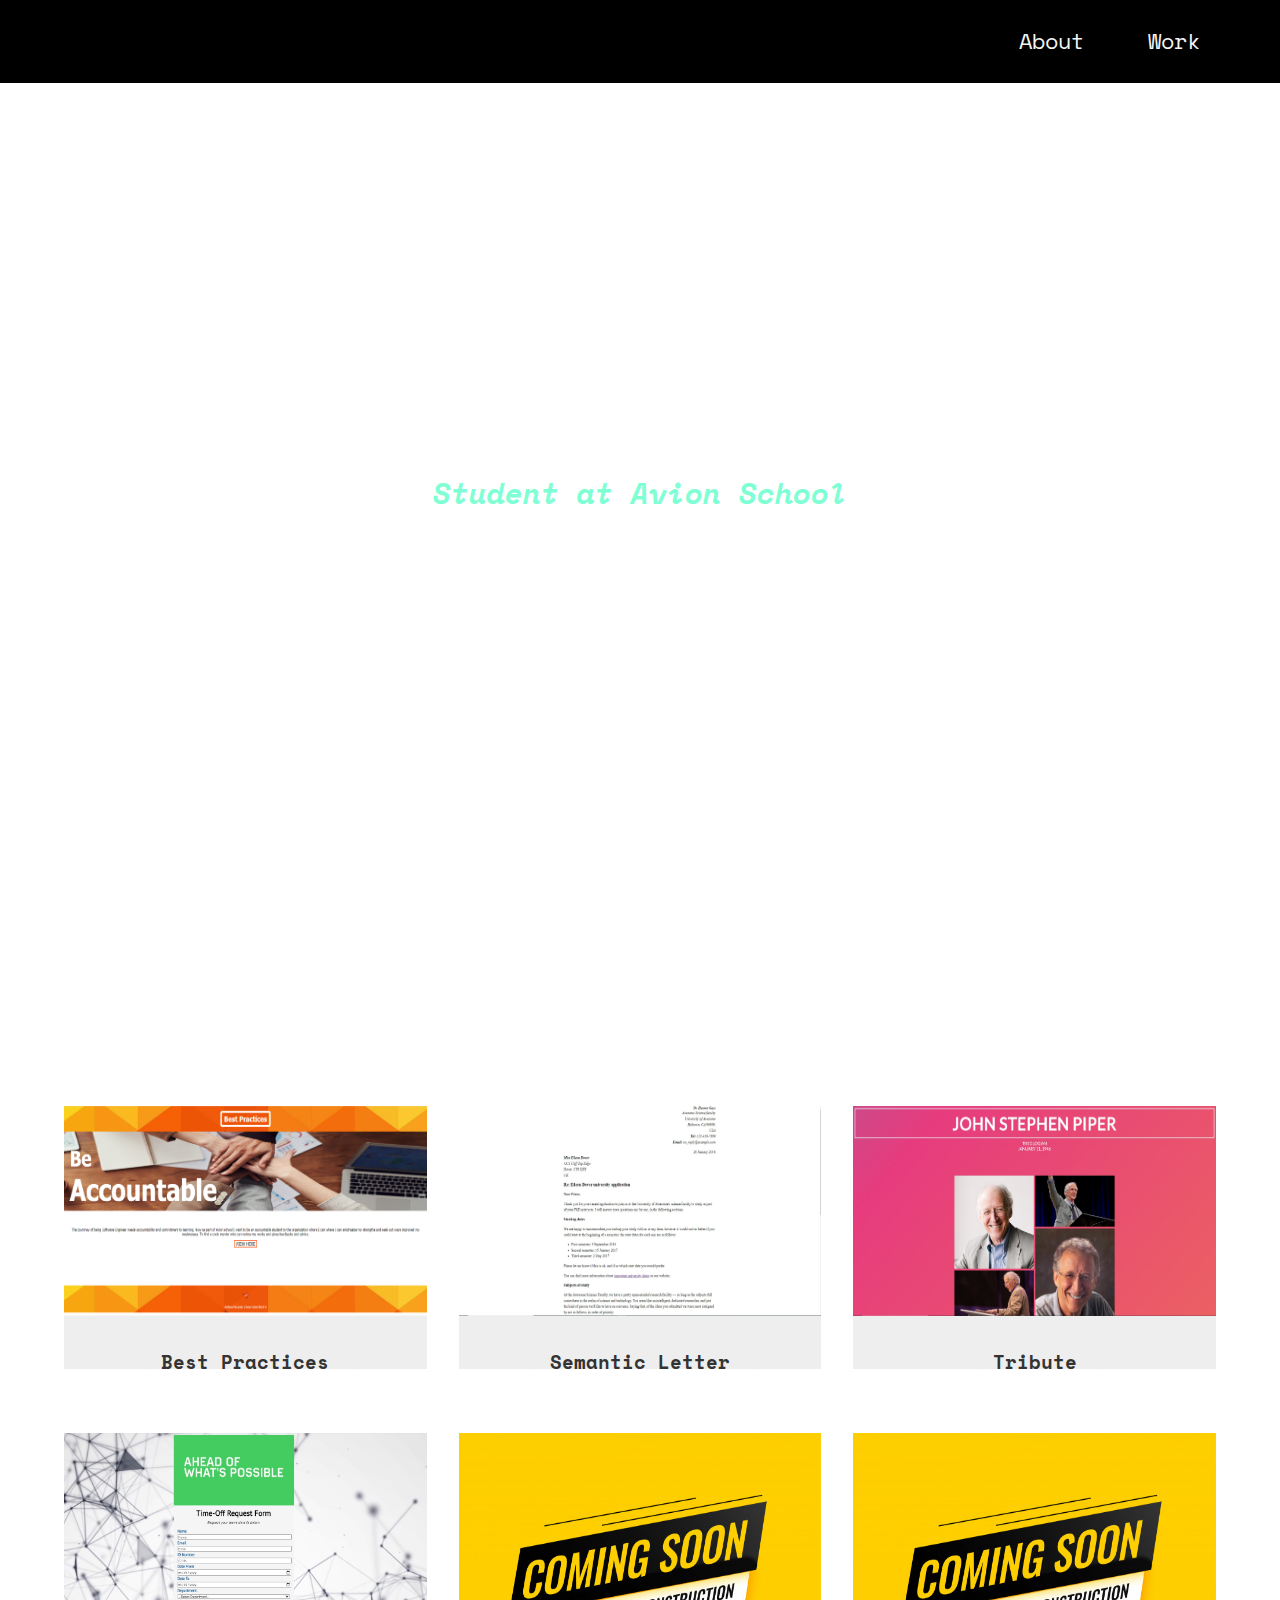
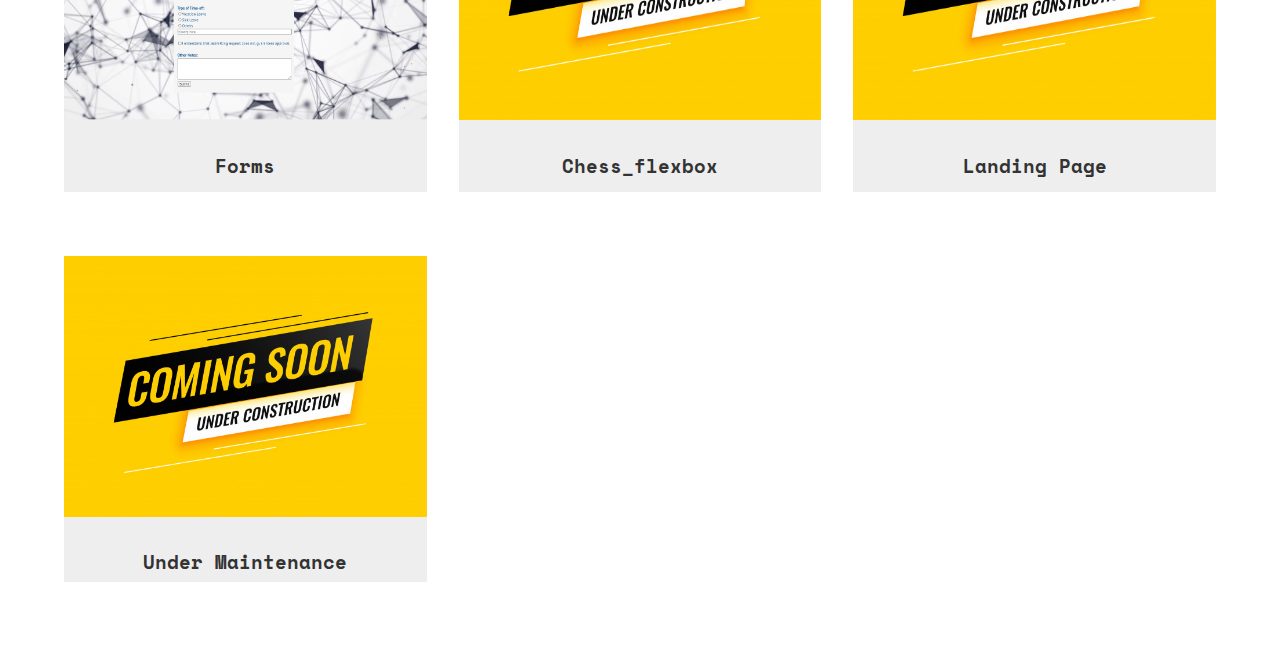
<file: index.html>
<!DOCTYPE html>
 <html lang="en">
 <head>
   <meta charset="UTF-8">
   <meta name="viewport" content="width=device-width, initial-scale=1.0">
   <link rel="stylesheet" href="styles.css">
   <title>Personal Portfolio Webpage</title>
 </head>
 <body>
   <header id="about">
     <nav id="navbar">
       <ul>
         <li> <a href="#about">About</a></li>
         <li> <a href="#work">Work</a></li>
        <!--<li> <a href="#contact">Contact</a></li>-->
       </ul>
     </nav>
     <div class="container">
        <h1 id="title">I am Anthony Macariola</h1>
        <p class="lead" style="color: aquamarine;"><em>Student at Avion School</em></p>
     </div>
   </header>



   <!--Projects-->
   <section id="work">
     <div class="container">
       <h1>These are some of my projects</h1>
       <div id="bottom-line"></div>
        <div class="projects">
          <div class="box">
            <a target="_blank" href="Best Practices/index.html">
              <img src="imgs/Assigment 1.png" alt="project-img" class="project-img">
              <p>
                <span class="code">&#9733;</span>
                Best Practices
                <span class="code">&#9733;</span>
              </p>
            </a>
          </div>

          <div class="box">
            <a target="_blank" href="Letter/HTML.html">
              <img src="imgs/letter.jpg" alt="project-img" class="project-img">
              <p>
                <span class="code">&#9733;</span>
                Semantic Letter
                <span class="code">&#9733;</span>
              </p>
            </a>
          </div>
          <div class="box">
            <a target="_blank" href="Tribute/index.html">
              <img src="imgs/tribute.jpg" alt="project-img" class="project-img">
              <p>
                <span class="code">&#9733;</span>
                Tribute
                <span class="code">&#9733;</span>
              </p>
            </a>
          </div>

          <div class="box">
            <a target="_blank" href="Forms/index.html">
              <img src="imgs/forms.jpg" alt="project-img" class="project-img">
              <p>
                <span class="code">&#9733;</span>
                Forms
                <span class="code">&#9733;</span>
              </p>
            </a>
          </div>
          <div class="box">
            <a target="_blank" href="Chess_flexbox/index.html">
              <img src="imgs/construction.jpg" alt="project-img" class="project-img">
              <p>
                <span class="code">&#9733;</span>
                Chess_flexbox
                <span class="code">&#9733;</span>
              </p>
            </a>
          </div>
         <div class="box">
            <a target="_blank" href="Landing Page/index.html">
              <img src="imgs/construction.jpg" alt="project-img" class="project-img">
              <p>
                <span class="code">&#9733;</span>
                Landing Page
                <span class="code">&#9733;</span>
              </p>
            </a>
          </div>
          <div class="box">
            <a target="_blank" href="Landing Page/index.html">
              <img src="imgs/construction.jpg" alt="project-img" class="project-img">
              <p>
                <span class="code">&#9733;</span>
                Under Maintenance
                <span class="code">&#9733;</span>
              </p>
            </a>
          </div>
        </div>
     </div>
   </section>
 
 </body>
 </html>
</file>
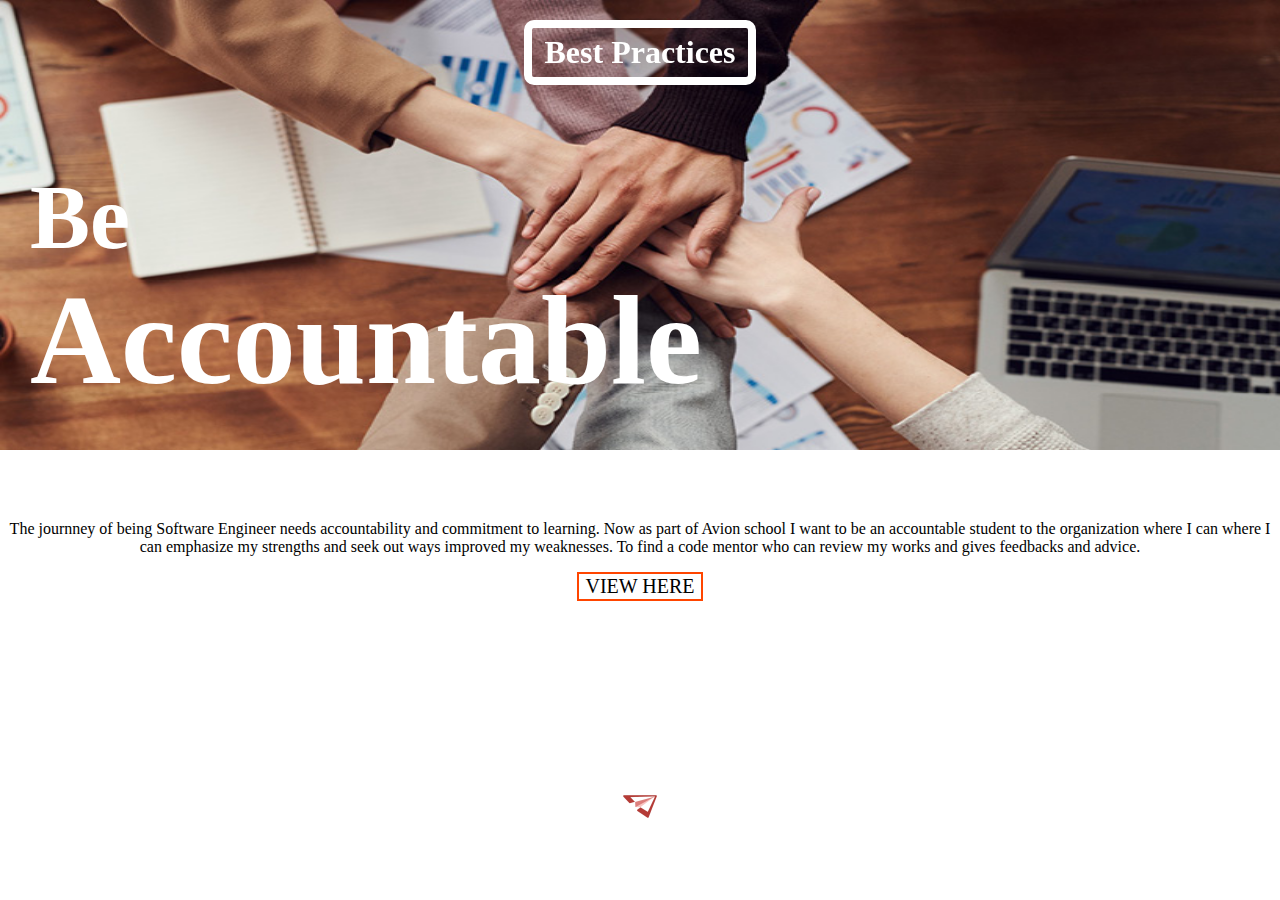
<file: Best Practices/index.html>
<!DOCTYPE html>
<html lang="en">
    <head>
        <meta name="viewport" content="width=device-width, initial-scale=1.0">
        <link rel="stylesheet" href="styles.css">
         <title>Assignment 1</title>
    </head>
    <body>
        <header>
            <h1>Best Practices</h1>
        </header>
        <section class= "cover">
            <img src="images/image.jpg">
            <div class="div1">
                <h2>Be<br><span>Accountable</span></h2>
            </div>
         </section>
            <p class="content">
             The journney of being Software Engineer needs accountability and commitment to learning. Now as part of Avion school I want to be an accountable student to the organization where I can 
            where I can emphasize my strengths and seek out ways improved my weaknesses. To find a code mentor who can review my works and gives feedbacks and advice. 
            </p>
            <div class="container">
                <a href="https://www.freecodecamp.org/news/ace-your-first-year-as-a-junior-developer-with-this-advice-bbc68b6fe2d9/" target="_blank">
                    <button class="btn">VIEW HERE</button>  
                </a>
            </div>
        <section class="Buttom">
            <footer>
            <p class="Copyright"><img class="logo" src="images/avion-removebg-preview.png" height="50"><br><br> Anthony Macariola | Avion School Batch 6</p>
             </footer>
        </section>
        
     </body>
</html>
</file>
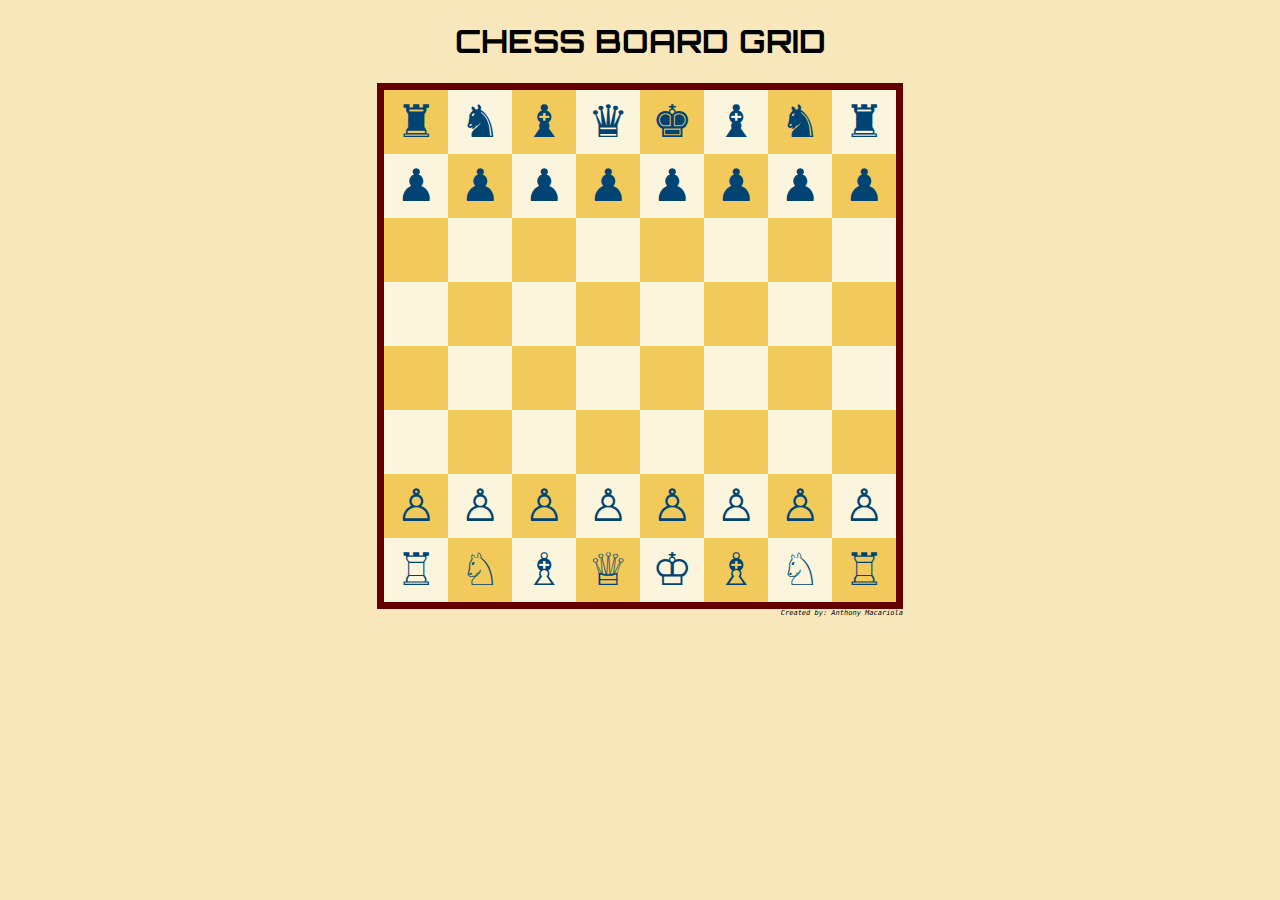
<file: CSS Grid/index.html>
<!DOCTYPE html>
<html>
<head>
	<title>CHESS BOARD CSS GRID</title>
	<link rel="stylesheet" type="text/css" href="styles.css">
	<link rel="shortcut icon" type="images" href="images/logo.png">
</head>
<body>
	<div class="wrapper">
		<div class="title"><h1>CHESS BOARD GRID</h1></div>
		<div class="box box2">
			<div class="box-yellow whitePiece" draggable="true">&#9820;</div>
			<div class="box-dark whitePiece" draggable="true">&#9822;</div>
			<div class="box-yellow whitePiece" draggable="true">&#9821;</div>
			<div class="box-dark whitePiece" draggable="true">&#9819;</div>
			<div class="box-yellow whitePiece" draggable="true">&#9818;</div>
			<div class="box-dark whitePiece" draggable="true">&#9821;</div>
			<div class="box-yellow whitePiece" draggable="true">&#9822;</div>
			<div class="box-dark whitePiece" draggable="true">&#9820;</div>

			<div class="box-dark whitePiece" draggable="true">&#9823;</div>
			<div class="box-yellow whitePiece" draggable="true">&#9823;</div>
			<div class="box-dark whitePiece" draggable="true">&#9823;</div>
			<div class="box-yellow whitePiece" draggable="true">&#9823;</div>
			<div class="box-dark whitePiece" draggable="true">&#9823;</div>
			<div class="box-yellow whitePiece" draggable="true">&#9823;</div>
			<div class="box-dark whitePiece" draggable="true">&#9823;</div>
			<div class="box-yellow whitePiece" draggable="true">&#9823;</div>

			<div class="box-yellow"></div>
			<div class="box-dark"></div>
			<div class="box-yellow"></div>
			<div class="box-dark"></div>
			<div class="box-yellow"></div>
			<div class="box-dark"></div>
			<div class="box-yellow"></div>
			<div class="box-dark"></div>

			<div class="box-dark"></div>
			<div class="box-yellow"></div>
			<div class="box-dark"></div>
			<div class="box-yellow"></div>
			<div class="box-dark"></div>
			<div class="box-yellow"></div>
			<div class="box-dark"></div>
			<div class="box-yellow"></div>
			
			<div class="box-yellow"></div>
			<div class="box-dark"></div>
			<div class="box-yellow"></div>
			<div class="box-dark"></div>
			<div class="box-yellow"></div>
			<div class="box-dark"></div>
			<div class="box-yellow"></div>
			<div class="box-dark"></div>
			
			<div class="box-dark"></div>
			<div class="box-yellow"></div>
			<div class="box-dark"></div>
			<div class="box-yellow"></div>
			<div class="box-dark"></div>
			<div class="box-yellow"></div>
			<div class="box-dark"></div>
			<div class="box-yellow"></div>
			
			<div class="box-yellow blackPiece" draggable="true">&#9817;</div>
			<div class="box-dark blackPiece" draggable="true">&#9817;</div>
			<div class="box-yellow blackPiece" draggable="true">&#9817;</div>
			<div class="box-dark blackPiece" draggable="true">&#9817;</div>
			<div class="box-yellow blackPiece" draggable="true">&#9817;</div>
			<div class="box-dark blackPiece" draggable="true">&#9817;</div>
			<div class="box-yellow blackPiece" draggable="true">&#9817;</div>
			<div class="box-dark blackPiece" draggable="true">&#9817;</div>
		
			<div class="box-dark blackPiece" draggable="true">&#9814;</div>
			<div class="box-yellow blackPiece" draggable="true">&#9816;</div>
			<div class="box-dark blackPiece" draggable="true">&#9815;</div>
			<div class="box-yellow blackPiece" draggable="true">&#9813;</div>
			<div class="box-dark blackPiece" draggable="true">	&#9812;</div>
			<div class="box-yellow blackPiece" draggable="true">&#9815;</div>
			<div class="box-dark blackPiece" draggable="true">&#9816;</div>
			<div class="box-yellow blackPiece" draggable="true">&#9814;</div>
		
		</div>
		<div class="footer"><em>Created by: Anthony Macariola</em></div>
	</div>
</body>
<script type="text/javascript"></script>
</html>
</file>
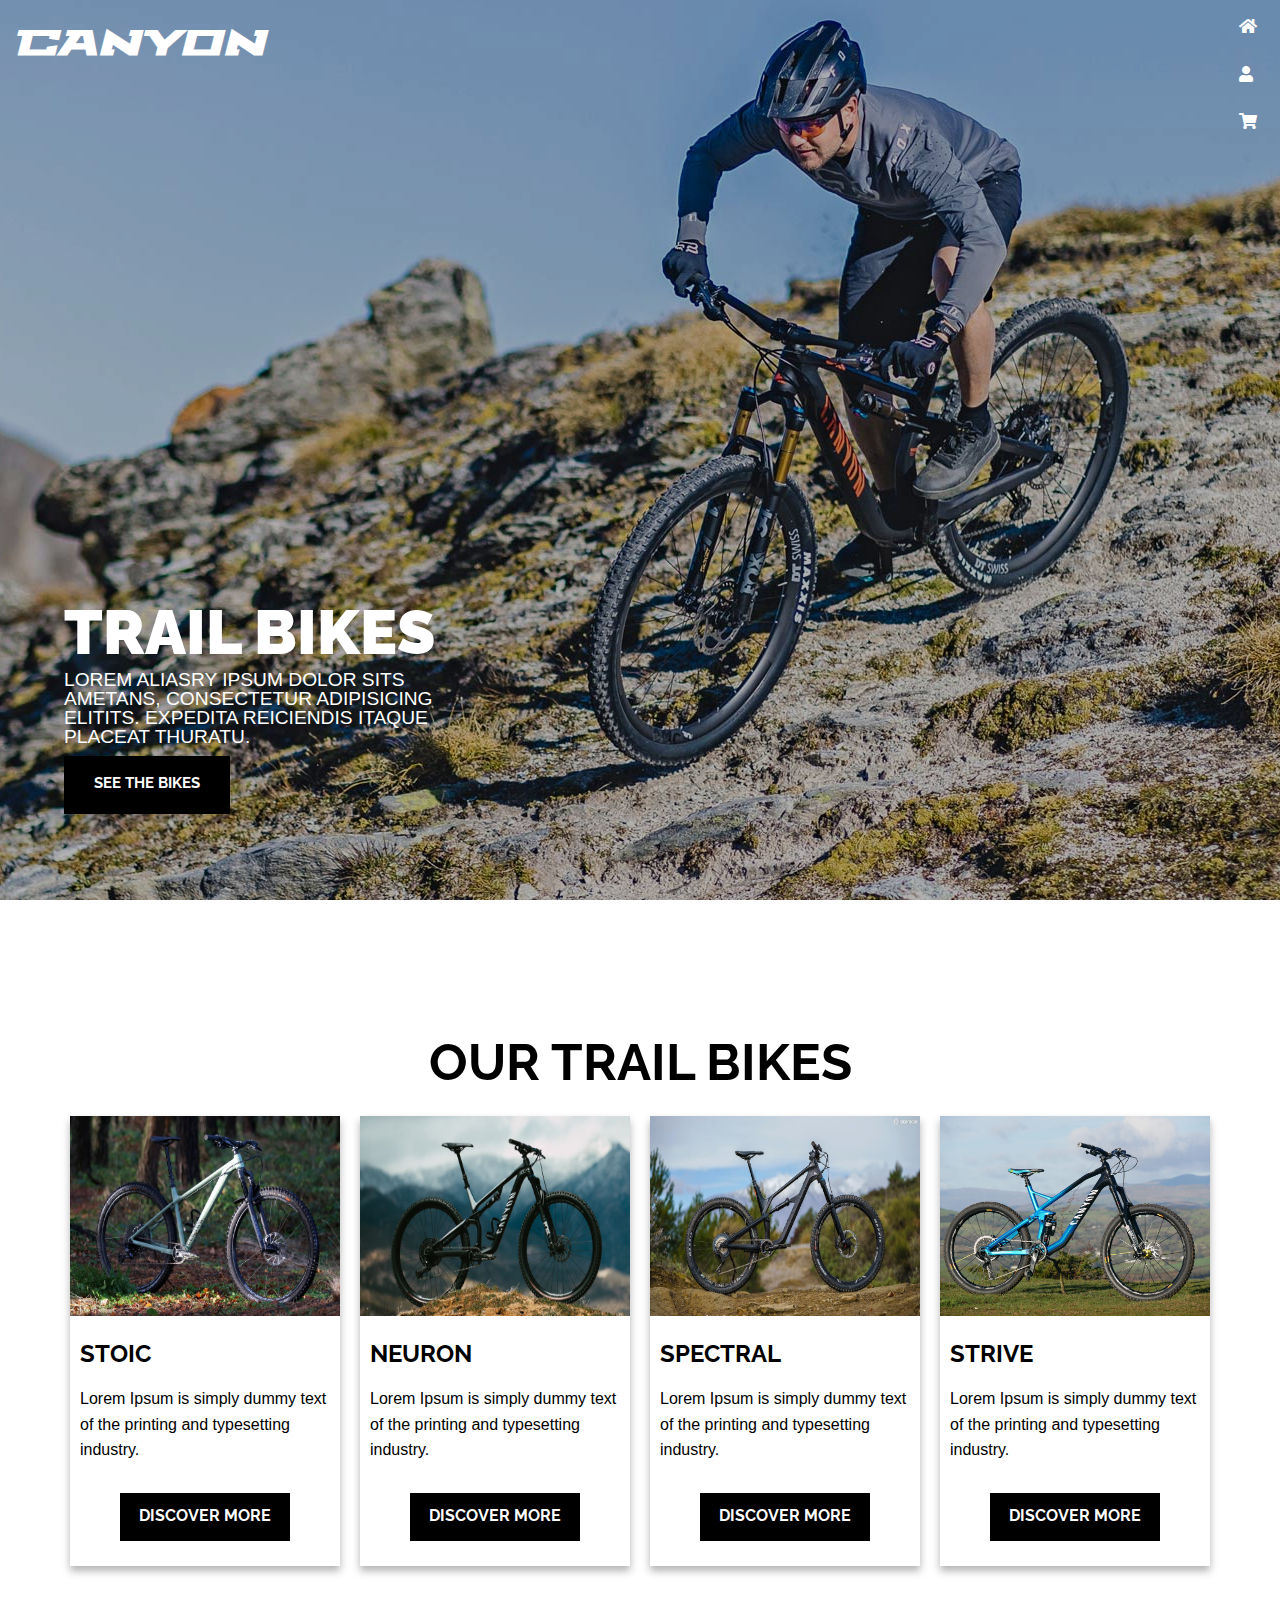
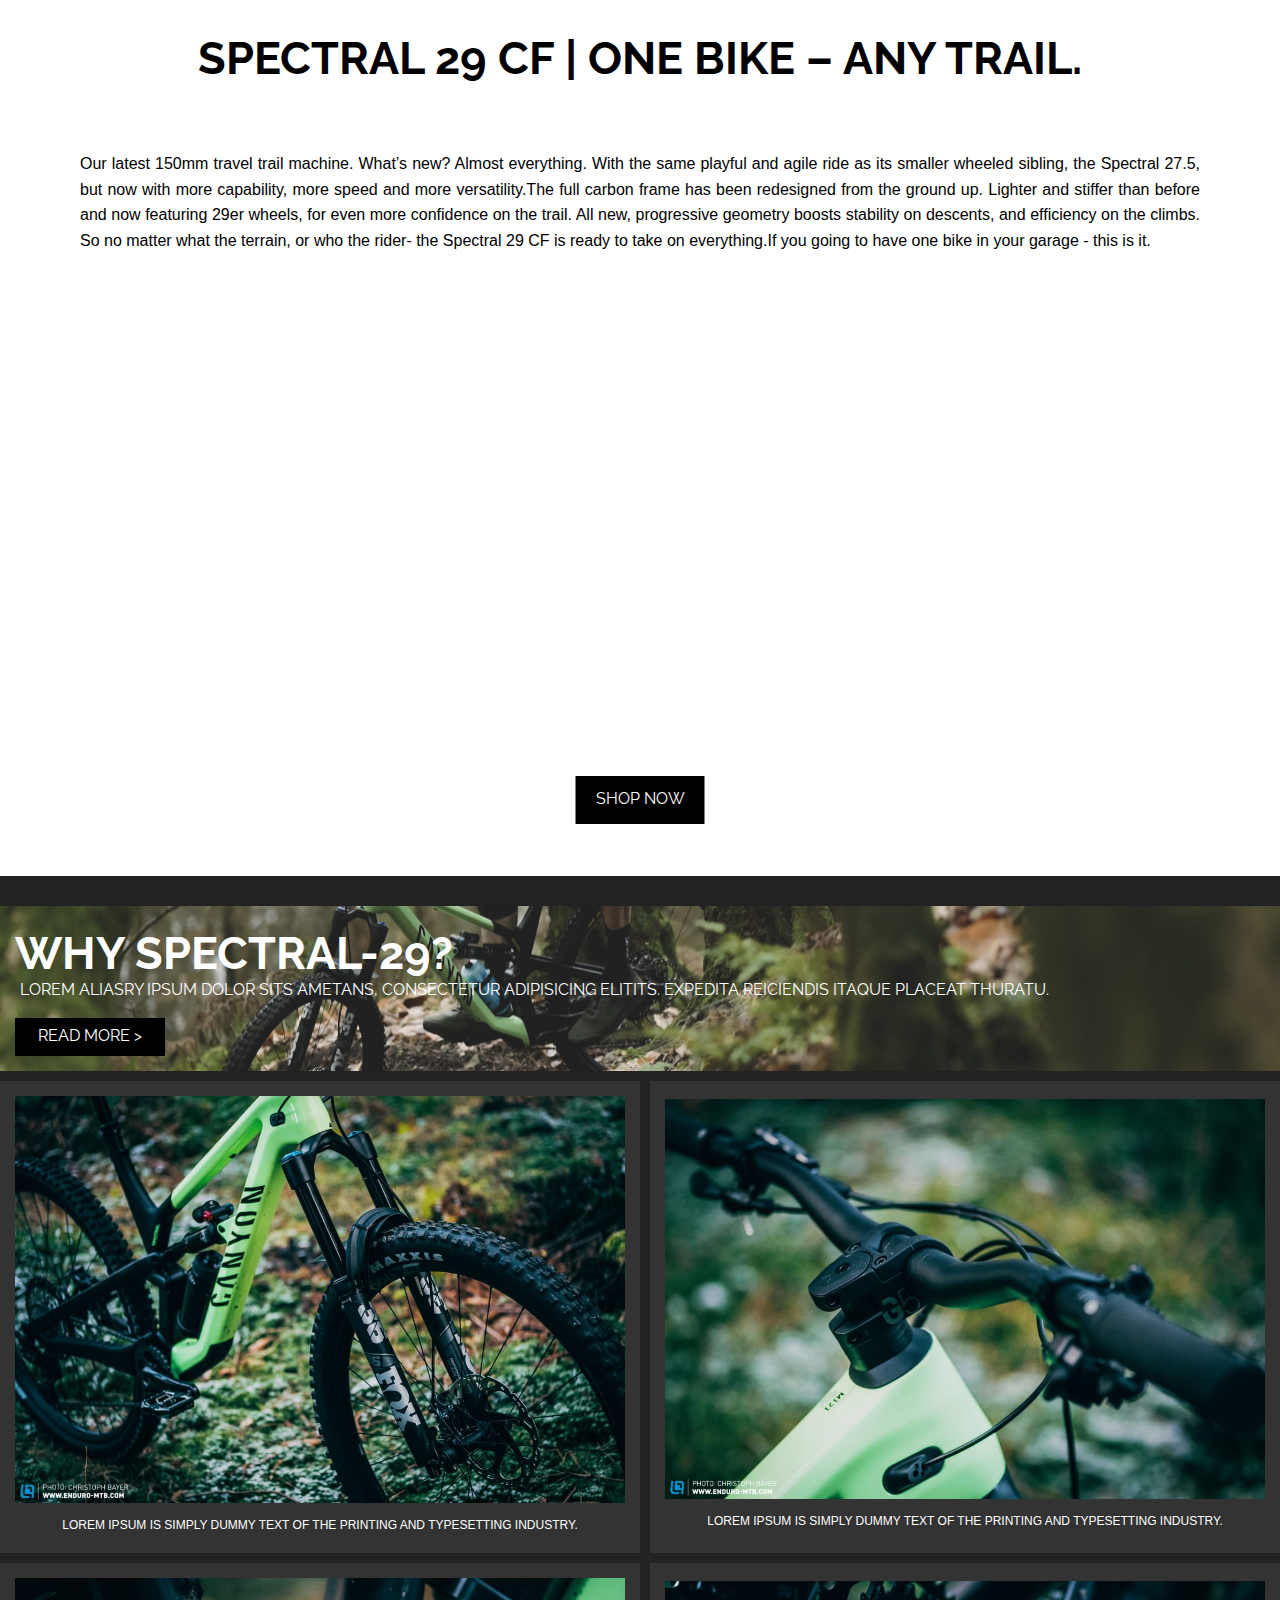
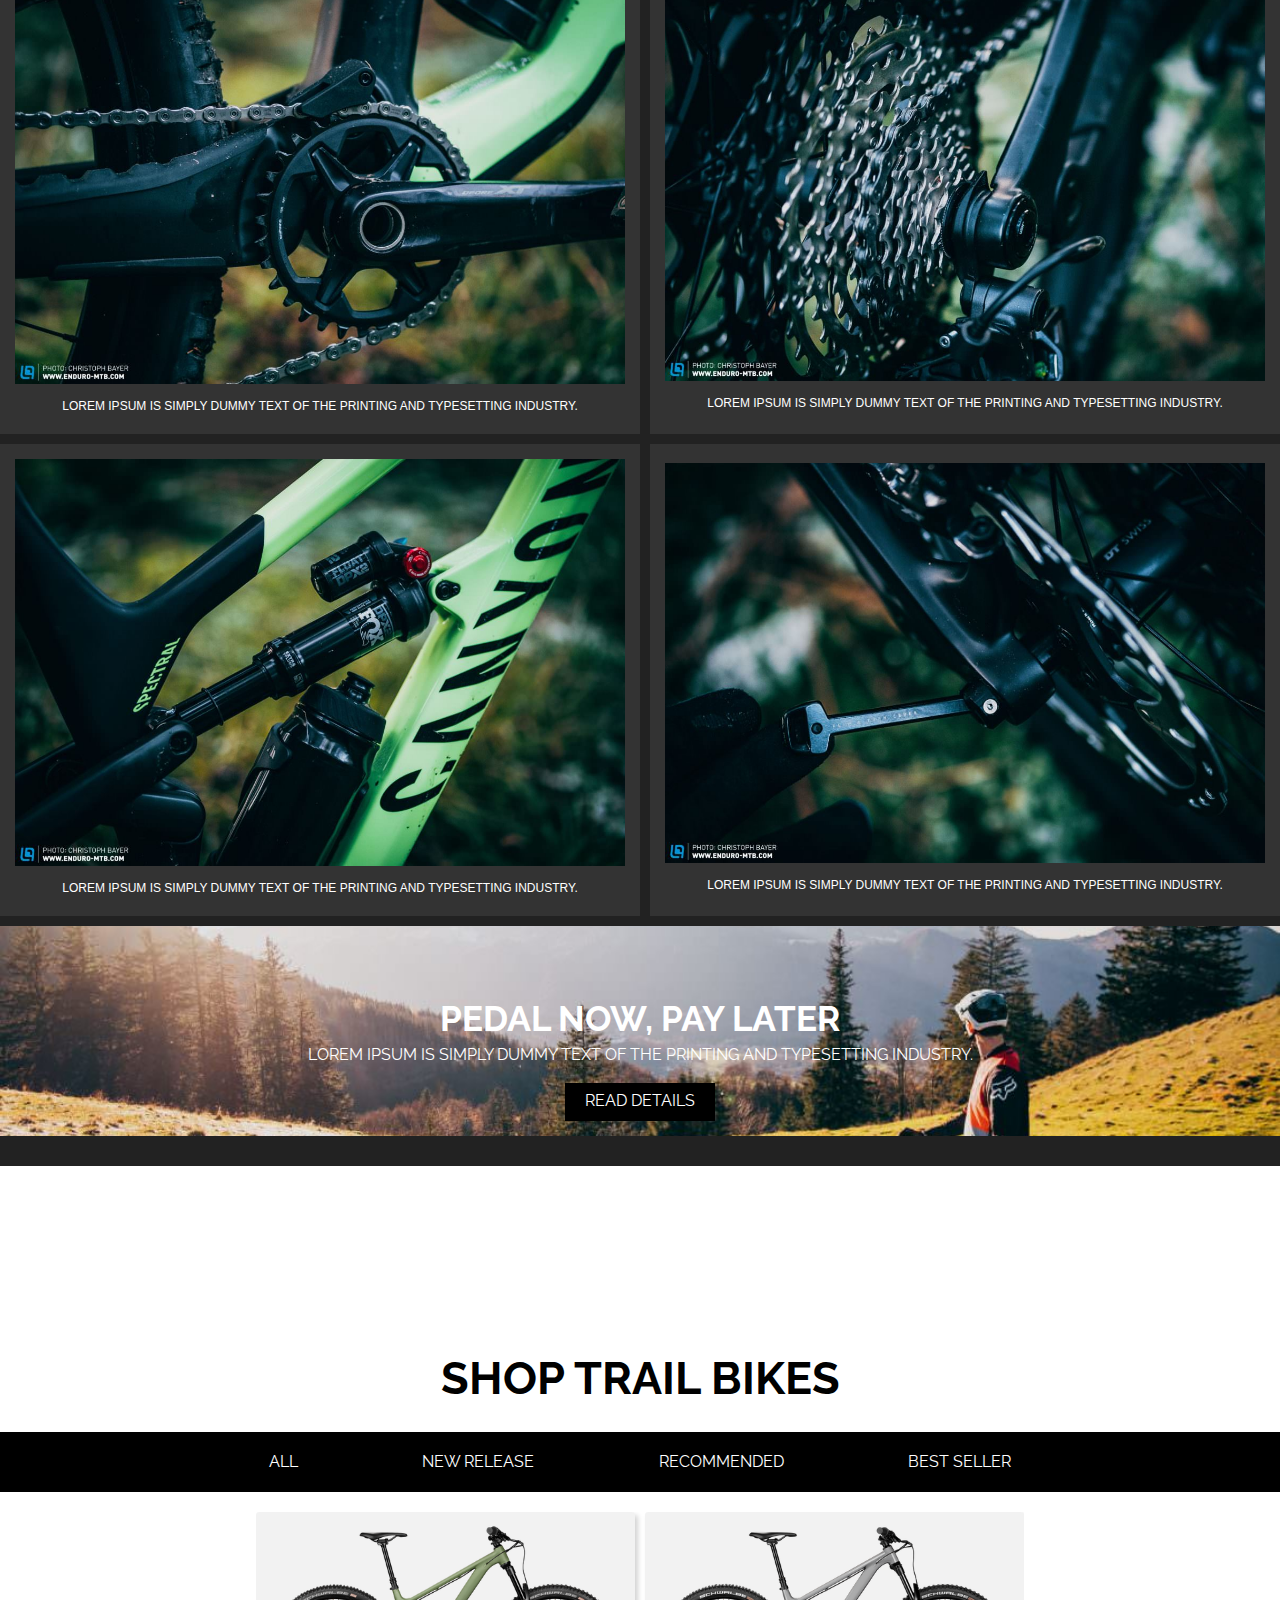
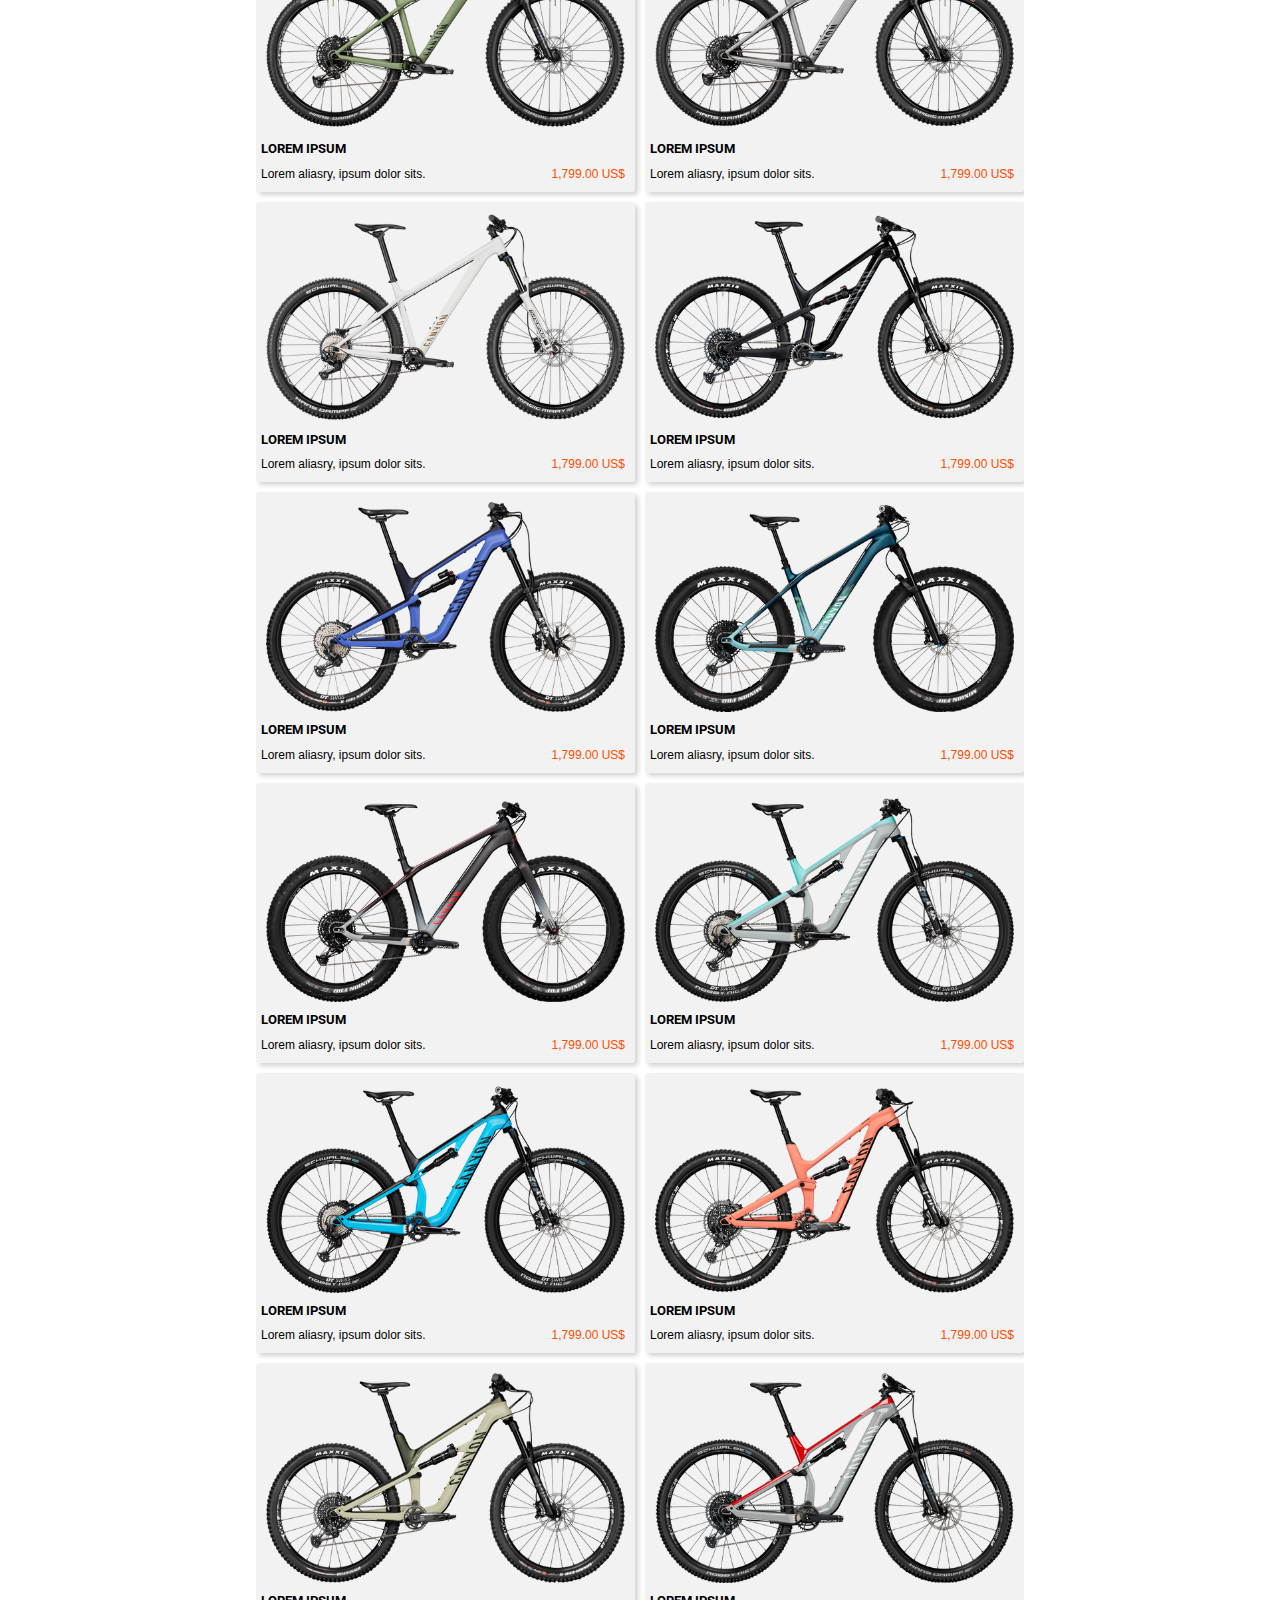
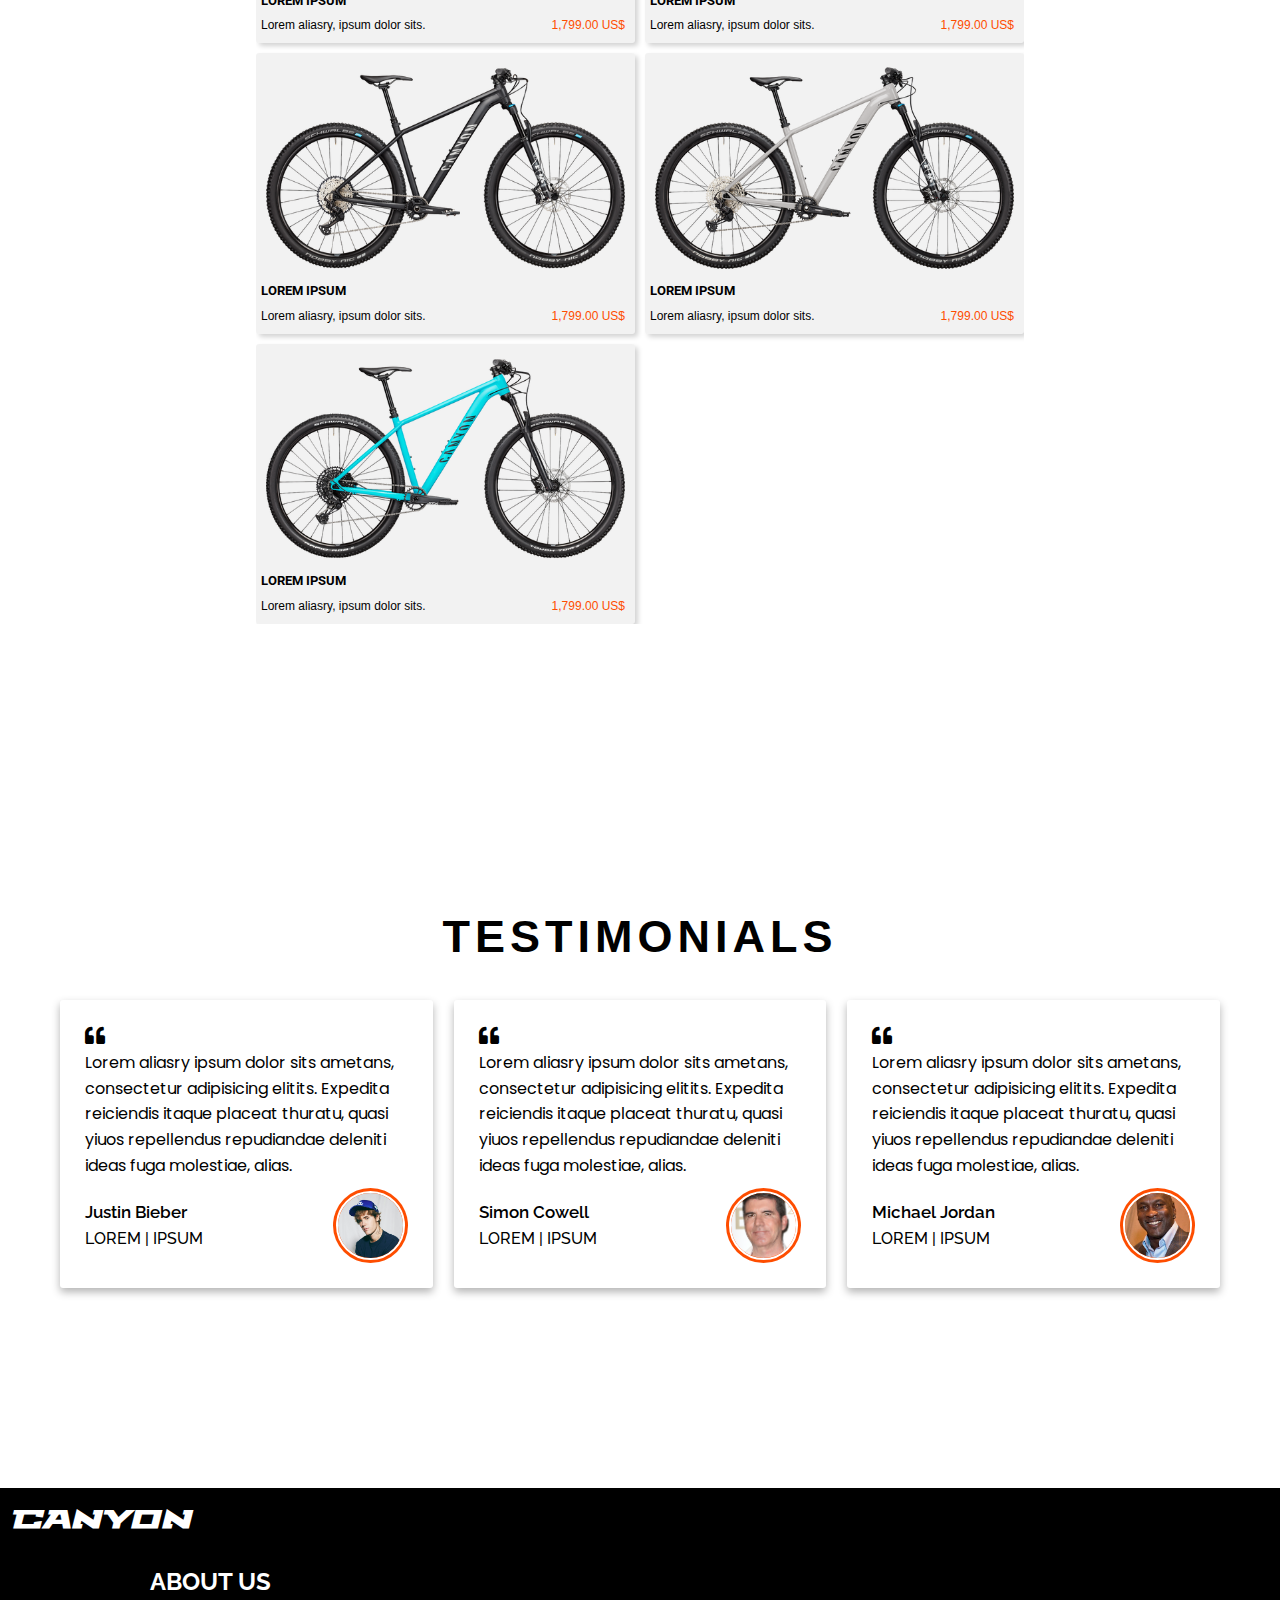
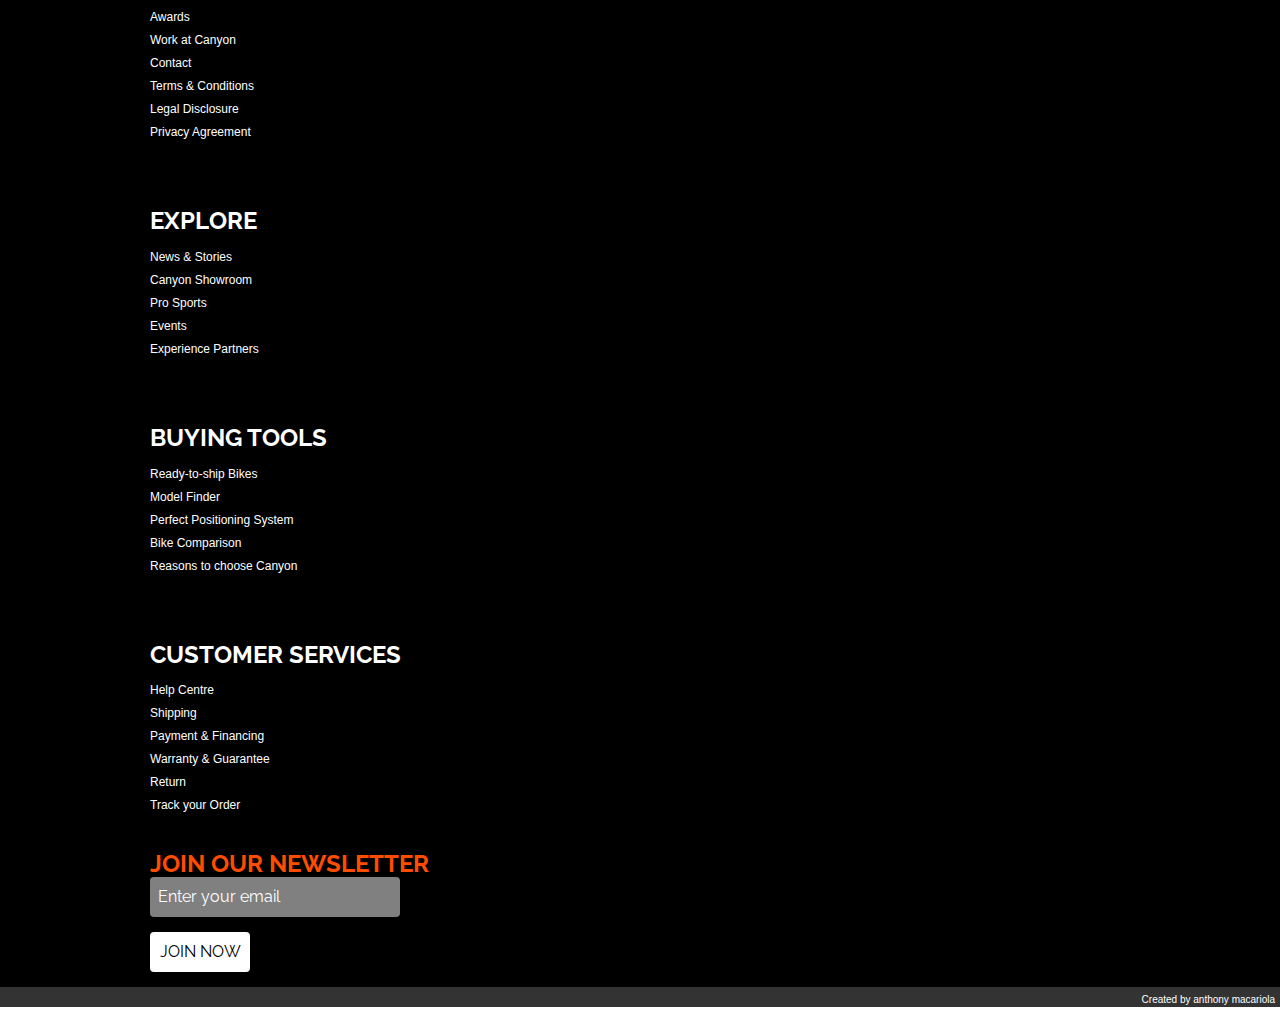
<file: Landing Page/index.html>
<!DOCTYPE html>
	<html>
	<head>
		<meta charset="utf-8">
		<title>Product Landing Page</title>
		<link rel="stylesheet" type="text/css" href="css/styles.css">
		<meta name="viewport" content="width=device-width, initial-scale=1">
		<link rel="stylesheet" href="https://cdnjs.cloudflare.com/ajax/libs/font-awesome/5.15.2/css/all.min.css" />
	</head>
		<body>
				<div class="main-header">
					<div class="top-header">
						<h4 class="title" id="header-img"><em>canyon</em></h4>
						<nav id="nav-bar">
							<ul>
								<li><a href="#" class=" nav-link nav-btn "><i class="fas fa-home"></i></a></li>
								<li><a href="#modal" class=" nav-link"><i class="fas fa-user"></i></a></li>
								<li><a href="" class=" nav-link nav-btn "><i class="fas fa-shopping-cart"></i></a></li>
							</ul>
						</nav>
					</div>
			
				<!---------------------------------------------------------------------------------------------------------------------------------------------------------------MODAL--->	
					<div class="modal" id="modal">
						<div class="modal-content">
							<a href="#" class="modal-close">&times;</a>
							<h2 class="modal-heading"> <em>Canyon</em></h2>
							<p class="modal-txt">Log in to your account</p>
							<form action="#" id="form">
								<input type="email" placeholder="Email" id="email" required important><br>
								<input type="password" placeholder="Password">
								<input type="submit" class="btnLogin" id=" submit btn-login " value="LOG IN">
							</form>
							<a href="#" class="signUp">Sign Up</a>
							<a href="#" class="forgotPassword">Forgot Password?</a>
						</div>
					</div>

					<div class="header-content">
						<h1>TRAIL BIKES</h1>
						<p>Lorem aliasry ipsum dolor sits ametans, consectetur adipisicing elitits. Expedita reiciendis itaque placeat thuratu.</p>
						<a href="#about" class=" btn-lg">see the bikes</a>
					</div>
				</div>
				<!---------------------------------------------------------------------------------------------------------------------------------------------------------------TOP HEADER--->
				<section>
					<h2 class="container-title">Our Trail Bikes</h2>
					<div class="container">
						<div class="cards">
							<div class="card-image"><img src="images/stoic1.jpg"></div>
								<h2>stoic</h2>
								<p>Lorem Ipsum is simply dummy text of the printing and typesetting industry.</p>
								<a href="#" class="cardEffects">Discover more</a>	
						</div>

						<div class="cards">
							<div class="card-image"><img src="images/Neuron.jpg"></div>
								<h2>Neuron</h2>
								<p>Lorem Ipsum is simply dummy text of the printing and typesetting industry.</p>
								<a href="#" class="cardEffects">Discover more</a>	
						</div>

						<div class="cards">
							<div class="card-image"><img src="images/spectral.jpg"></div>
								<h2>spectral</h2>
								<p>Lorem Ipsum is simply dummy text of the printing and typesetting industry.</p>
								<a href="#" class="cardEffects">Discover more</a>	
						</div>

						<div class="cards">
							<div class="card-image"><img src="images/strive.jpg"></div>
								<h2>strive</h2>
								<p>Lorem Ipsum is simply dummy text of the printing and typesetting industry.</p>
								<a href="#" class="cardEffects">Discover more</a>	
						</div>
					</div>
				</section>
				<!---------------------------------------------------------------------------------------------------------------------------------------------------------------VIDEO WRAPPER--->
				<div class="wrapper-video">
					<div class="videoHeading">
						<h2 class="video-title">Spectral 29 CF | One Bike – Any Trail.</h2>
						<p>Our latest 150mm travel trail machine. What’s new? Almost everything. With the same playful and agile ride as its smaller wheeled sibling, the Spectral 27.5, but now with more capability, more speed and more versatility.The full carbon frame has been redesigned from the ground up. Lighter and stiffer than before and now featuring 29er wheels, for even more confidence on the trail. All new, progressive geometry boosts stability on descents, and efficiency on the climbs. So no matter what the terrain, or who the rider- the Spectral 29 CF is ready to take on everything.If you going to have one bike in your garage -  this is it.</p>
					</div>
					<div class="video">
						<iframe id="video" width="660" height="415" src="https://www.youtube.com/embed/6K0EqOeKN3k" frameborder="0" allow="accelerometer; autoplay; clipboard-write; encrypted-media; gyroscope; picture-in-picture" allowfullscreen></iframe>
					</div>
					<a href="#" class="video-btn">Shop Now</a>
				</div>	
				<!---------------------------------------------------------------------------------------------------------------------------------------------------------------VIDEO WRAPPER--->
				<div class="grid">
					<div class="container-grid">
						<div class="box boxfirst"  id="firstItem">
							<div class="content" id="itemfirst">
								<h2>WHY SPECTRAL-29?</h2>
								<p>LOREM ALIASRY IPSUM DOLOR SITS AMETANS, CONSECTETUR ADIPISICING ELITITS. EXPEDITA REICIENDIS ITAQUE PLACEAT THURATU.</p>
								<a href="#" class="firstItem_effects" >READ MORE ></a>	
							</div>
						</div>
						<div class="box">
							<div class="content">
								<div class="photo">
								<img src="images/grid-img1.jpg"></div>
								<p>Lorem Ipsum is simply dummy text of the printing and typesetting industry.</p>
							</div>
						</div>

						<div class="box">
							<div class="content">
								<div class="photo">
								<img src="images/grid-img6.jpg"></div>
								<p>Lorem Ipsum is simply dummy text of the printing and typesetting industry.</p>
							</div>
						</div>

						<div class="box">
							<div class="content">
								<div class="photo">
								<img src="images/grid-img7.jpg"></div>
								<p>Lorem Ipsum is simply dummy text of the printing and typesetting industry.</p>
							</div>
						</div>

						<div class="box">
							<div class="content">
								<div class="photo">
								<img src="images/grid-img16.jpg"></div>
								<p>Lorem Ipsum is simply dummy text of the printing and typesetting industry.</p>
							</div>
						</div>

						<div class="box">
							<div class="content">
								<div class="photo">
								<img src="images/grid-img4.jpg"></div>
								<p>Lorem Ipsum is simply dummy text of the printing and typesetting industry.</p>
							</div>
						</div>

						<div class="box">
							<div class="content">
								<div class="photo">
								<img src="images/grid-img10.jpg"></div>
								<p>Lorem Ipsum is simply dummy text of the printing and typesetting industry.</p>
							</div>
						</div>

						<div class="box boxlast"  id="lastItem">
							<div class="content" id="itemLast">
								<h2>PEDAL NOW, PAY LATER</h2>
								<p>Lorem Ipsum is simply dummy text of the printing and typesetting industry.</p>
								<a href="#" class="lastItem_effects" >READ DETAILS</a>	
							</div>
						</div>

					</div>
				</div> 
			<!---------------------------------------------------------------------------------------------------------------------------------------------------------------GALLERY CONTAINER--->
			<div class="gallery">
				<input type="radio" name="photo" id="check1" checked>
				<input type="radio" name="photo" id="check2" >
				<input type="radio" name="photo" id="check3" >
				<input type="radio" name="photo" id="check4" >

				<div class="productGallery" id="shop">
					<h1> shop trail bikes</h1>
					<div class="top-content">
						<label for="check1">All</label>
						<label for="check2">New Release</label>
						<label for="check3">Recommended</label>
						<label for="check4">Best Seller</label>
					</div>

					<div class="product-gallery">
						<div class="pic grp1">
							<div class="pics"><img src="images/bike1.png"></div>
							<div class="listItem">
								<h4><a href="#"></a>Lorem Ipsum</h4>
								<p>Lorem aliasry, ipsum dolor sits.</p>
								<p class="price">1,799.00 US$</p>
							</div>
						</div>
						<div class="pic grp2">
							<div class="pics"><img src="images/bike2.png"></div>
							<div class="listItem">
								<h4><a href="#"></a>Lorem Ipsum</h4>
								<p>Lorem aliasry, ipsum dolor sits.</p>
								<p class="price">1,799.00 US$</p>
							</div>
						</div>
						<div class="pic grp3">
							<div class="pics"><img src="images/bike3.png"></div>
							<div class="listItem">
								<h4><a href="#"></a>Lorem Ipsum</h4>
								<p>Lorem aliasry, ipsum dolor sits.</p>
								<p class="price">1,799.00 US$</p>
							</div>
						</div>
						<div class="pic grp1">
							<div class="pics"><img src="images/bike4.png"></div>
							<div class="listItem">
								<h4><a href="#"></a>Lorem Ipsum</h4>
								<p>Lorem aliasry, ipsum dolor sits.</p>
								<p class="price">1,799.00 US$</p>
							</div>
						</div>
						<div class="pic grp2">
							<div class="pics"><img src="images/bike5.png"></div>
							<div class="listItem">
								<h4><a href="#"></a>Lorem Ipsum</h4>
								<p>Lorem aliasry, ipsum dolor sits.</p>
								<p class="price">1,799.00 US$</p>
							</div>
						</div>
						<div class="pic grp3">
							<div class="pics"><img src="images/bike6.png"></div>
							<div class="listItem">
								<h4><a href="#"></a>Lorem Ipsum</h4>
								<p>Lorem aliasry, ipsum dolor sits.</p>
								<p class="price">1,799.00 US$</p>
							</div>
						</div>
						<div class="pic grp1">
							<div class="pics"><img src="images/bike7.png"></div>
							<div class="listItem">
								<h4><a href="#"></a>Lorem Ipsum</h4>
								<p>Lorem aliasry, ipsum dolor sits.</p>
								<p class="price">1,799.00 US$</p>
							</div>
						</div>
						<div class="pic grp2">
							<div class="pics"><img src="images/bike8.png"></div>
							<div class="listItem">
								<h4><a href="#"></a>Lorem Ipsum</h4>
								<p>Lorem aliasry, ipsum dolor sits.</p>
								<p class="price">1,799.00 US$</p>
							</div>
						</div>
						<div class="pic grp3">
							<div class="pics"><img src="images/bike9.png"></div>
							<div class="listItem">
								<h4><a href="#"></a>Lorem Ipsum</h4>
								<p>Lorem aliasry, ipsum dolor sits.</p>
								<p class="price">1,799.00 US$</p>
							</div>
						</div>
						<div class="pic grp1">
							<div class="pics"><img src="images/bike10.png"></div>
							<div class="listItem">
								<h4><a href="#"></a>Lorem Ipsum</h4>
								<p>Lorem aliasry, ipsum dolor sits.</p>
								<p class="price">1,799.00 US$</p>
							</div>
						</div>
						<div class="pic grp2">
							<div class="pics"><img src="images/bike11.png"></div>
							<div class="listItem">
								<h4><a href="#"></a>Lorem Ipsum</h4>
								<p>Lorem aliasry, ipsum dolor sits.</p>
								<p class="price">1,799.00 US$</p>
							</div>
						</div>
						<div class="pic grp3">
							<div class="pics"><img src="images/bike12.png"></div>
							<div class="listItem">
								<h4><a href="#"></a>Lorem Ipsum</h4>
								<p>Lorem aliasry, ipsum dolor sits.</p>
								<p class="price">1,799.00 US$</p>
							</div>
						</div>
						<div class="pic grp1">
							<div class="pics"><img src="images/bike13.png"></div>
							<div class="listItem">
								<h4><a href="#"></a>Lorem Ipsum</h4>
								<p>Lorem aliasry, ipsum dolor sits.</p>
								<p class="price">1,799.00 US$</p>
							</div>
						</div>
						<div class="pic grp2">
							<div class="pics"><img src="images/bike14.png"></div>
							<div class="listItem">
								<h4><a href="#"></a>Lorem Ipsum</h4>
								<p>Lorem aliasry, ipsum dolor sits.</p>
								<p class="price">1,799.00 US$</p>
							</div>
						</div>
						<div class="pic grp3">
							<div class="pics"><a href=""><img src="images/bike15.png"></a></div>
							<div class="listItem">
								<h4><a href="#"></a>Lorem Ipsum</h4>
								<p>Lorem aliasry, ipsum dolor sits.</p>
								<p class="price">1,799.00 US$</p>
							</div>
						</div>
					</div>
				</div>	
			</div>
			<!---------------------------------------------------------------------------------------------------------------------------------------------------------------TESTIMONIAL CONTAINER--->
			<div class="testimonials">
						<h1>TESTIMONIALS</h1>
					<div class="testwrapper">
						<div class="testbox">
						<i class="fas fa-quote-left quote"></i>
						<p>Lorem aliasry ipsum dolor sits ametans, consectetur adipisicing elitits. Expedita reiciendis itaque placeat thuratu, quasi yiuos repellendus repudiandae deleniti ideas fuga molestiae, alias.</p>
						<div class="testcontent">
							<div class="testinfo">
							<div class="name">Justin Bieber</div>
							<div class="job"> Lorem | Ipsum </div>
							</div>
							<div class="image">
							<img src="images/justin.jpg" alt="">
							</div>
						</div>
						</div>
						
						<div class="testbox">
						<i class="fas fa-quote-left quote"></i>
						<p>Lorem aliasry ipsum dolor sits ametans, consectetur adipisicing elitits. Expedita reiciendis itaque placeat thuratu, quasi yiuos repellendus repudiandae deleniti ideas fuga molestiae, alias.</p>
						<div class="testcontent">
							<div class="testinfo">
							<div class="name">Simon Cowell</div>
							<div class="job"> Lorem | Ipsum </div>
							</div>
							<div class="image">
								<img src="images/simon.jpg" alt="">
							</div>
						</div>
						</div>
						<div class="testbox">
						<i class="fas fa-quote-left  quote"></i>
						<p>Lorem aliasry ipsum dolor sits ametans, consectetur adipisicing elitits. Expedita reiciendis itaque placeat thuratu, quasi yiuos repellendus repudiandae deleniti ideas fuga molestiae, alias.</p>
						<div class="testcontent">
							<div class="testinfo">
							<div class="name">Michael Jordan</div>
							<div class="job"> Lorem | Ipsum </div>
							
							</div>
							<div class="image">
							<img src="images/michael.jpg" alt="">
							</div>
						</div>
						</div>
					</div>
			</div>
			<!---------------------------------------------------------------------------------------------------------------------------------------------------------------FOOTER CONTAINER--->
			<div class="footer-section">
				<div class="footer-container">
					<div class="footer">
						<h4 class="footer-title"><em>canyon</em></h4>
						<div class="footer-heading footer1">
							<h2>About US</h2>
							<a href="">Awards</a>
							<a href="">Work at Canyon</a>
							<a href="">Contact</a>
							<a href="">Terms & Conditions</a>
							<a href="">Legal Disclosure</a>
							<a href="">Privacy Agreement</a>
							
						</div>
						<div class="footer-heading footer2">
							<h2>Explore</h2>
							<a href="">News & Stories</a>
							<a href="">Canyon Showroom</a>
							<a href="">Pro Sports</a>
							<a href="">Events</a>
							<a href="">Experience Partners</a>
						</div>
						<div class="footer-heading footer3">
							<h2>Buying Tools</h2>
							<a href="">Ready-to-ship Bikes</a>
							<a href="">Model Finder</a>
							<a href="">Perfect Positioning System</a>
							<a href="">Bike Comparison</a>
							<a href="">Reasons to choose Canyon</a>
						</div>
						<div class="footer-heading footer3">
							<h2>Customer Services</h2>
							<a href="">Help Centre</a>
							<a href="">Shipping</a>
							<a href="">Payment & Financing</a>
							<a href="">Warranty & Guarantee</a>
							<a href="">Return</a>
							<a href="">Track your Order</a>
						</div>
						<div class="footer-email-form">
							<h2>Join our newsletter</h2>
							<input type="email" placeholder="Enter your email" id="footer-email">
							<input type="submit" value="JOIN NOW"id="footer-email-btn">
						</div>
					</div>
				</div>
				<div class="copyright">Created by anthony macariola</div>	
			</div>
	</body>
</html>
</file>
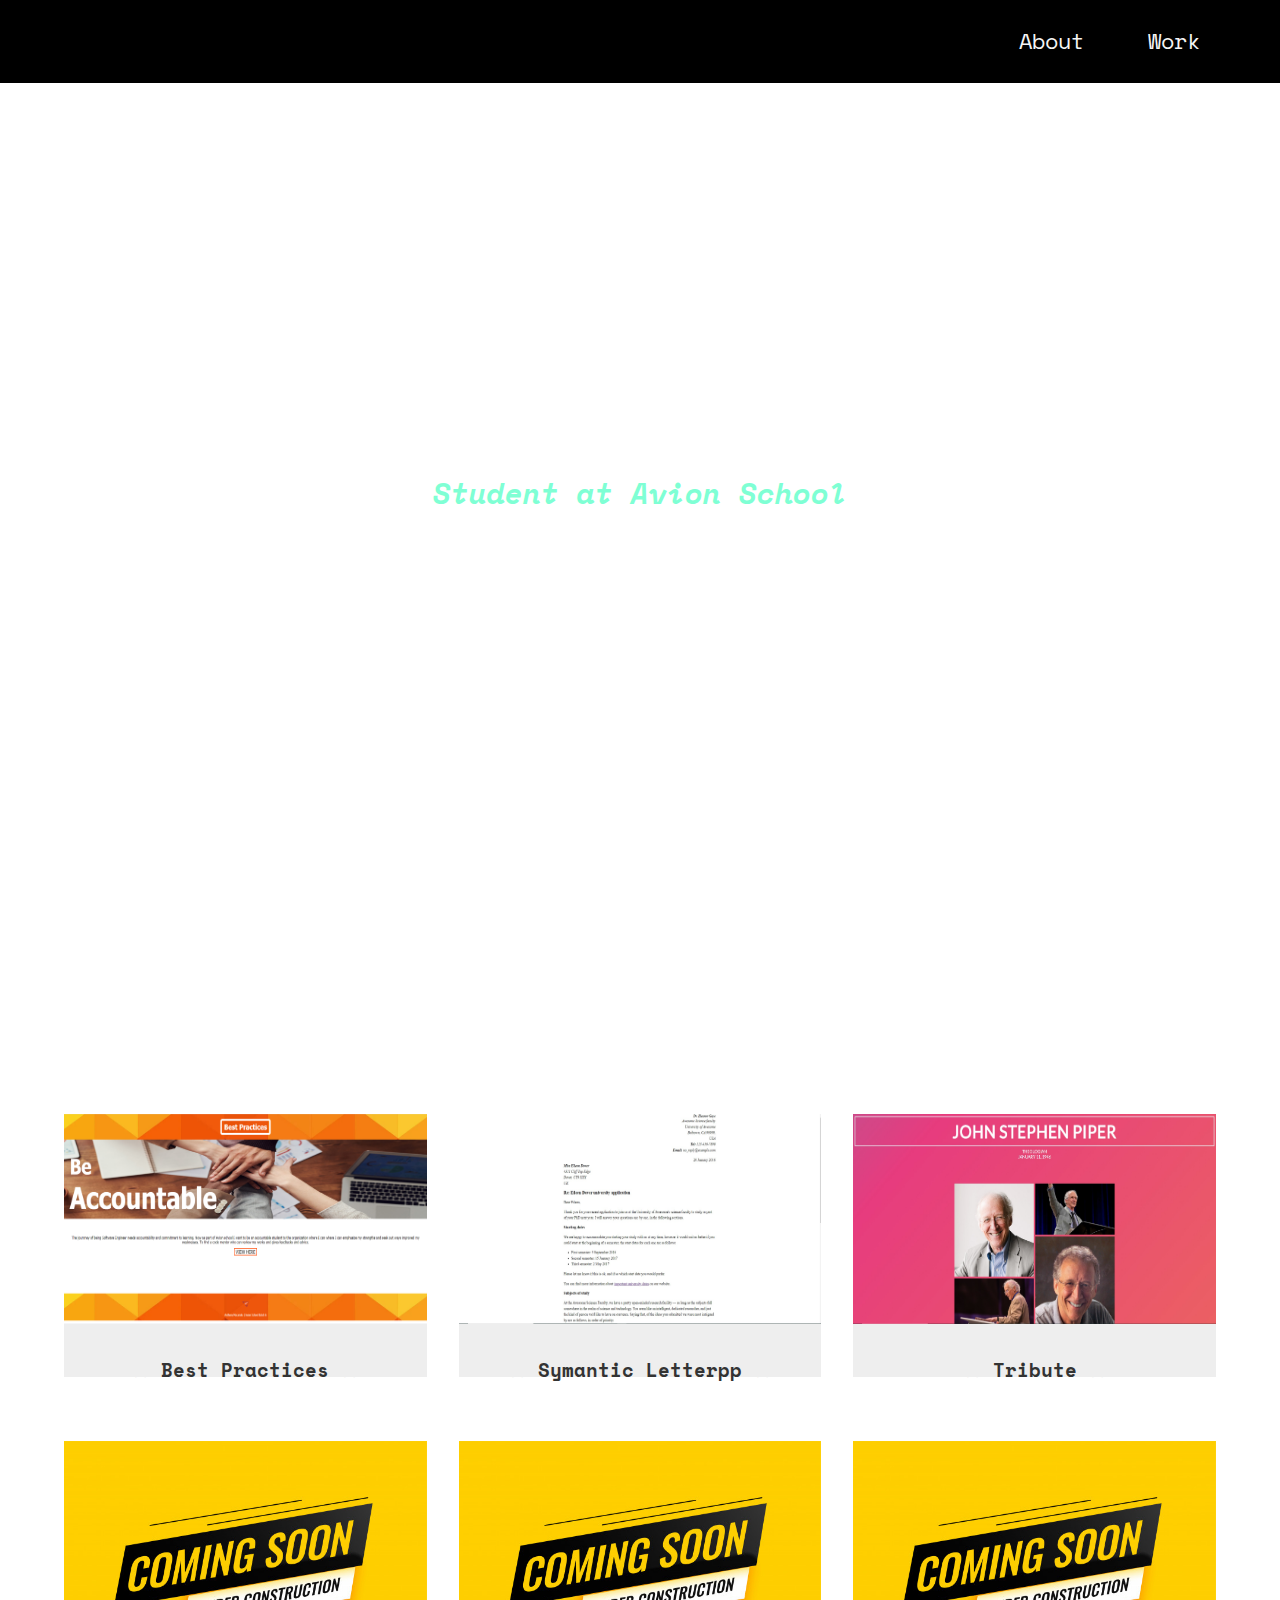
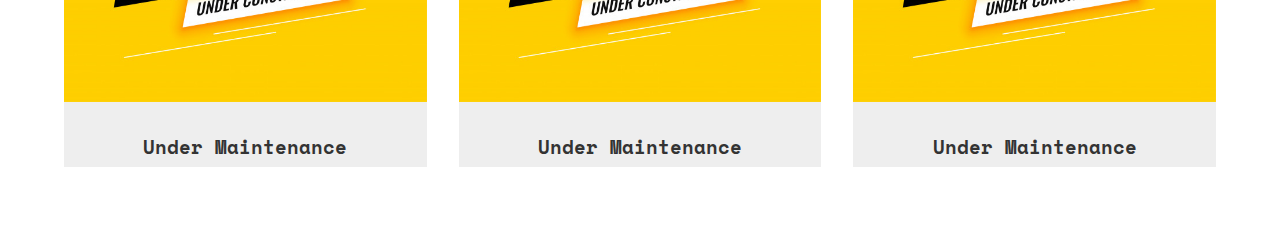
<file: Portfolio/index.html>
<!DOCTYPE html>
 <html lang="en">
 <head>
   <meta charset="UTF-8">
   <meta name="viewport" content="width=device-width, initial-scale=1.0">
   <link rel="stylesheet" href="styles.css">
   <title>Personal Portfolio Webpage</title>
 </head>
 <body>
   <header id="about">
     <nav id="navbar">
       <ul>
         <li> <a href="#about">About</a></li>
         <li> <a href="#work">Work</a></li>
        <!--<li> <a href="#contact">Contact</a></li>-->
       </ul>
     </nav>
     <div class="container">
        <h1 id="title">I am Anthony Macariola</h1>
        <p class="lead" style="color: aquamarine;"><em>Student at Avion School</em></p>
     </div>
   </header>



   <!--Projects-->
   <section id="work">
     <div class="container">
       <h1>These are some of my projects</h1>
       <div id="bottom-line"></div>
        <div class="projects">
          <div class="box">
            <a target="_blank" href="https://github.com/Aanthony12055/batch6-activities/blob/main/Best%20Practices/index.html">
              <img src="img/Assigment 1.png" alt="project-img" class="project-img">
              <p>
                <span class="code">&#9733;</span>
                Best Practices
                <span class="code">&#9733;</span>
              </p>
            </a>
          </div>

          <div class="box">
            <a target="_blank" href="#">
              <img src="img/letter.jpg" alt="project-img" class="project-img">
              <p>
                <span class="code">&#9733;</span>
                Symantic Letterpp
                <span class="code">&#9733;</span>
              </p>
            </a>
          </div>
          <div class="box">
            <a target="_blank" href="#">
              <img src="img/tribute.jpg" alt="project-img" class="project-img">
              <p>
                <span class="code">&#9733;</span>
                Tribute
                <span class="code">&#9733;</span>
              </p>
            </a>
          </div>

          <div class="box">
            <a target="_blank" href="#">
              <img src="img/construction.jpg" alt="project-img" class="project-img">
              <p>
                <span class="code">&#9733;</span>
                Under Maintenance
                <span class="code">&#9733;</span>
              </p>
            </a>
          </div>
          <div class="box">
            <a target="_blank" href="#">
              <img src="img/construction.jpg" alt="project-img" class="project-img">
              <p>
                <span class="code">&#9733;</span>
                Under Maintenance
                <span class="code">&#9733;</span>
              </p>
            </a>
          </div>
          <div class="box">
            <a target="_blank" href="#">
              <img src="img/construction.jpg" alt="project-img" class="project-img">
              <p>
                <span class="code">&#9733;</span>
                Under Maintenance
                <span class="code">&#9733;</span>
              </p>
            </a>
          </div>
        </div>
     </div>
   </section>
 </body>

 </html>
</file>
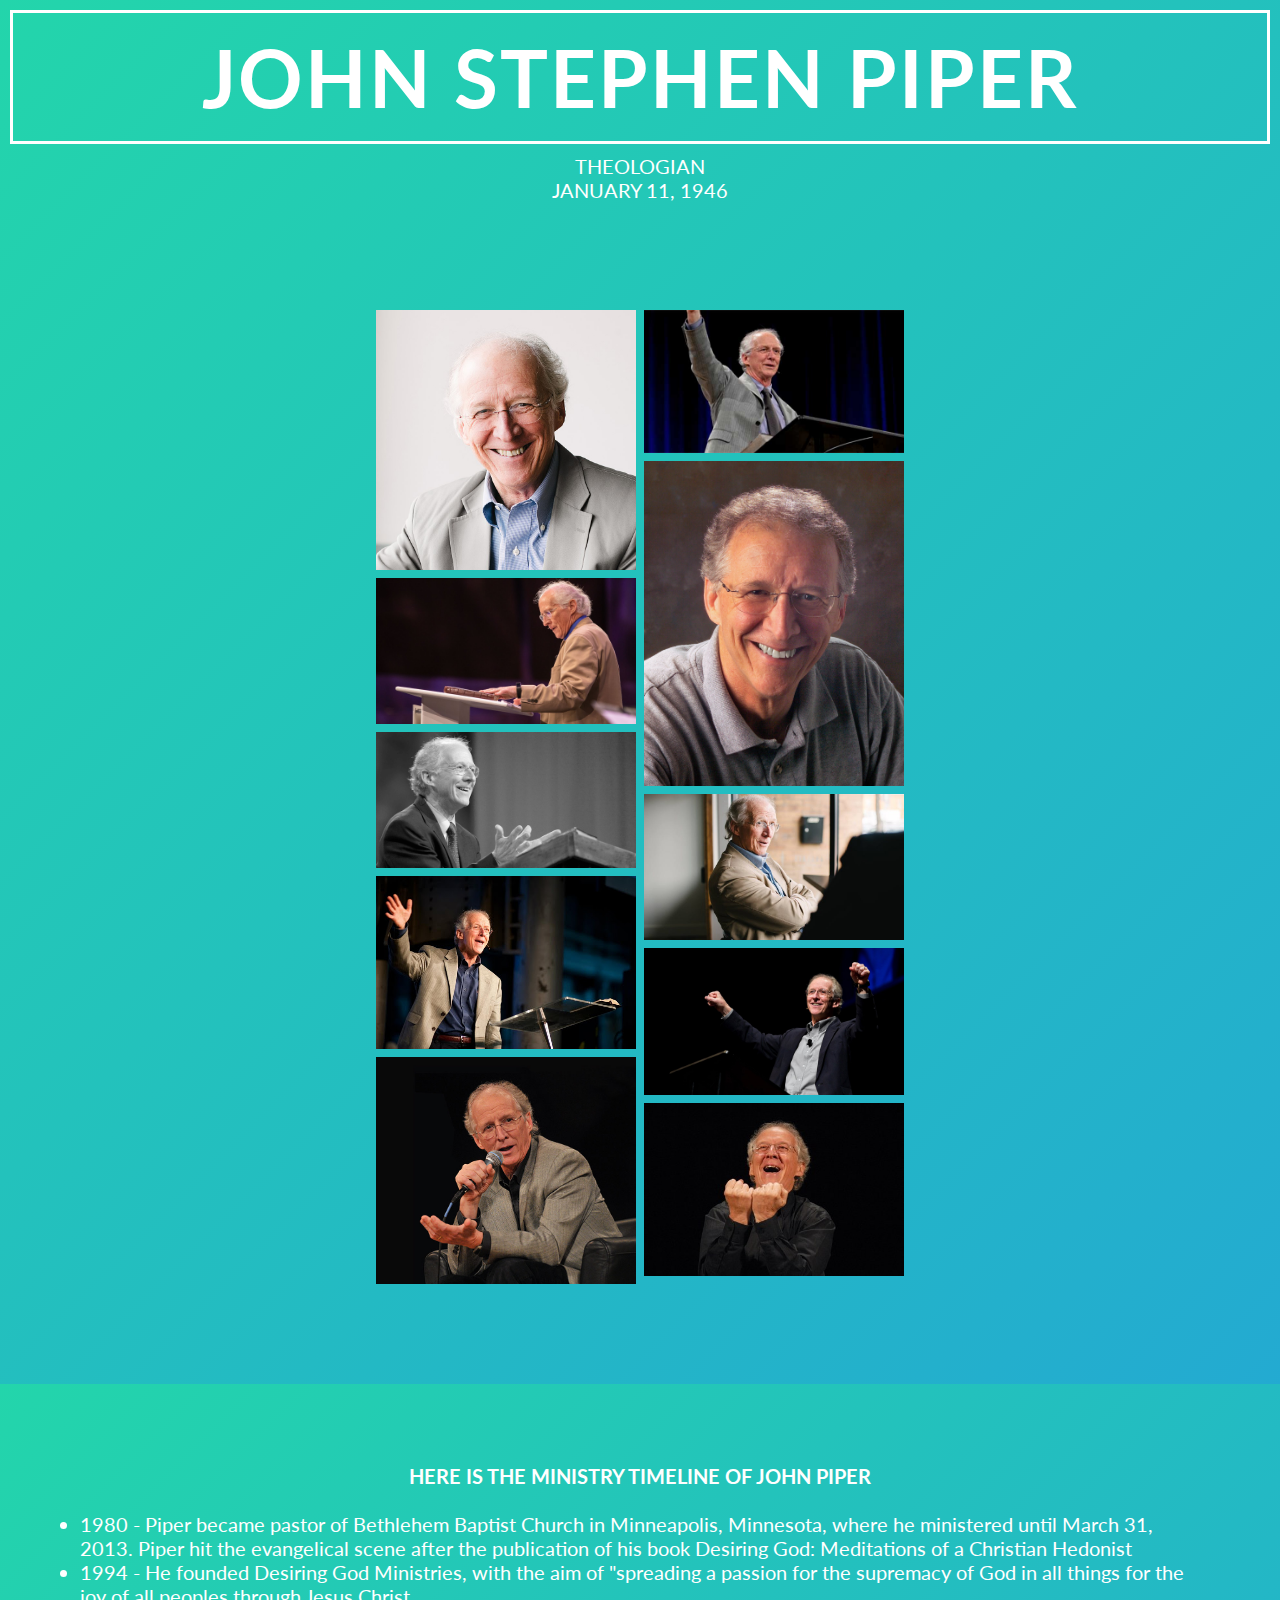
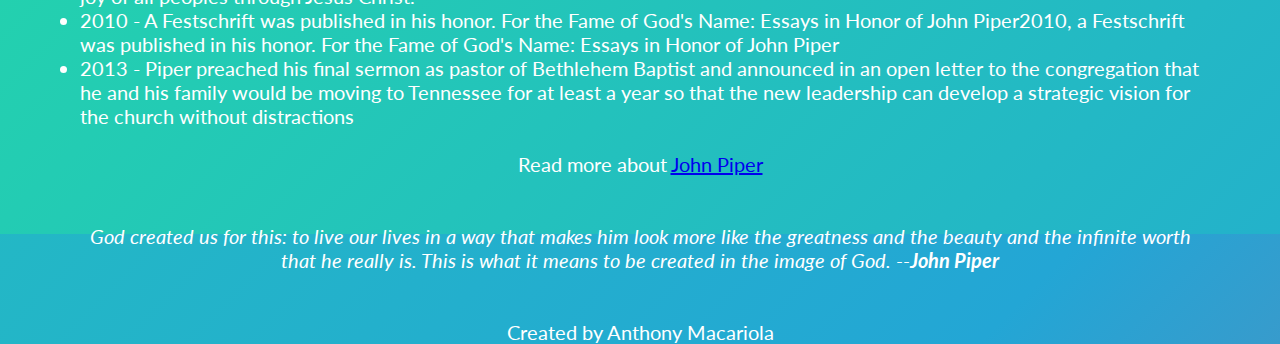
<file: Tribute/index.html>
<!DOCTYPE html>
<html lang="en">
<head>
    <meta charset="UTF-8">
    <meta name="viewport" content="width=device-width, initial-scale=1.0">
    <link rel="stylesheet" href="style.css">
    <title>Tribute Page</title>
</head>
<body>
    <main id="main">
        <h1 id="title">John Stephen Piper</h1>
        <p>THEOLOGIAN</p>
        <p>JANUARY 11, 1946</p>
        <div id="img-div">
           <div class="row">
               <div class="column"></div>
                <div class="column">
                <img src="img/piper.jpg" alt="" id="image"> 
                <img src="img/piper2.jpg" alt="" id="image"> 
                <img src="img/piper3.png" alt="" id="image"> 
                <img src="img/piper4.jpg" alt="" id="image">
                <img src="img/piper5.jpg" alt="" id="image">
                </div>
                <div class="column">
                <img src="img/piper6.jpg" alt="" id="image"> 
                <img src="img/piper8.jpg" alt="" id="image"> 
                <img src="img/piper9.jpg" alt="" id="image"> 
                <img src="img/piper10.jpg" alt="" id="image"> 
                <img src="img/piper11.jpg" alt="" id="image"> 
                </div>
                <div class="column"></div>
           </div>
        </div>
        <div id="tribute-info">
           <h2>HERE IS THE MINISTRY TIMELINE OF JOHN PIPER</h2>
           <br>
            <ul>
                <li>1980 - Piper became pastor of Bethlehem Baptist Church in Minneapolis, Minnesota, where he ministered until March 31, 2013. Piper hit the evangelical scene after the publication of his book Desiring God: Meditations of a Christian Hedonist </li>
                <li>1994 - He founded Desiring God Ministries, with the aim of "spreading a passion for the supremacy of God in all things for the joy of all peoples through Jesus Christ.</li>
                <li>2010 - A Festschrift was published in his honor. For the Fame of God's Name: Essays in Honor of John Piper2010, a Festschrift was published in his honor. For the Fame of God's Name: Essays in Honor of John Piper</li>
                <li>2013 - Piper preached his final sermon as pastor of Bethlehem Baptist and announced in an open letter to the congregation that he and his family would be moving to Tennessee for at least a year so that the new leadership can develop a strategic vision for the church without distractions</li>
            </ul>
            <br>
            <p> Read more about <a href="https://en.wikipedia.org/wiki/John_Piper_(theologian) ">John Piper</a></p>
            <br>
            <br>
            <p><em>God created us for this: to live our lives in a way that makes him look more like the greatness and the beauty and the infinite worth that he really is. This is what it means to be created in the image of God. --<strong>John Piper</strong></em></p>
            <br>
            <br>
            <p>Created by Anthony Macariola</p>
        </div>
    </main>
</body>
</html>
</file>
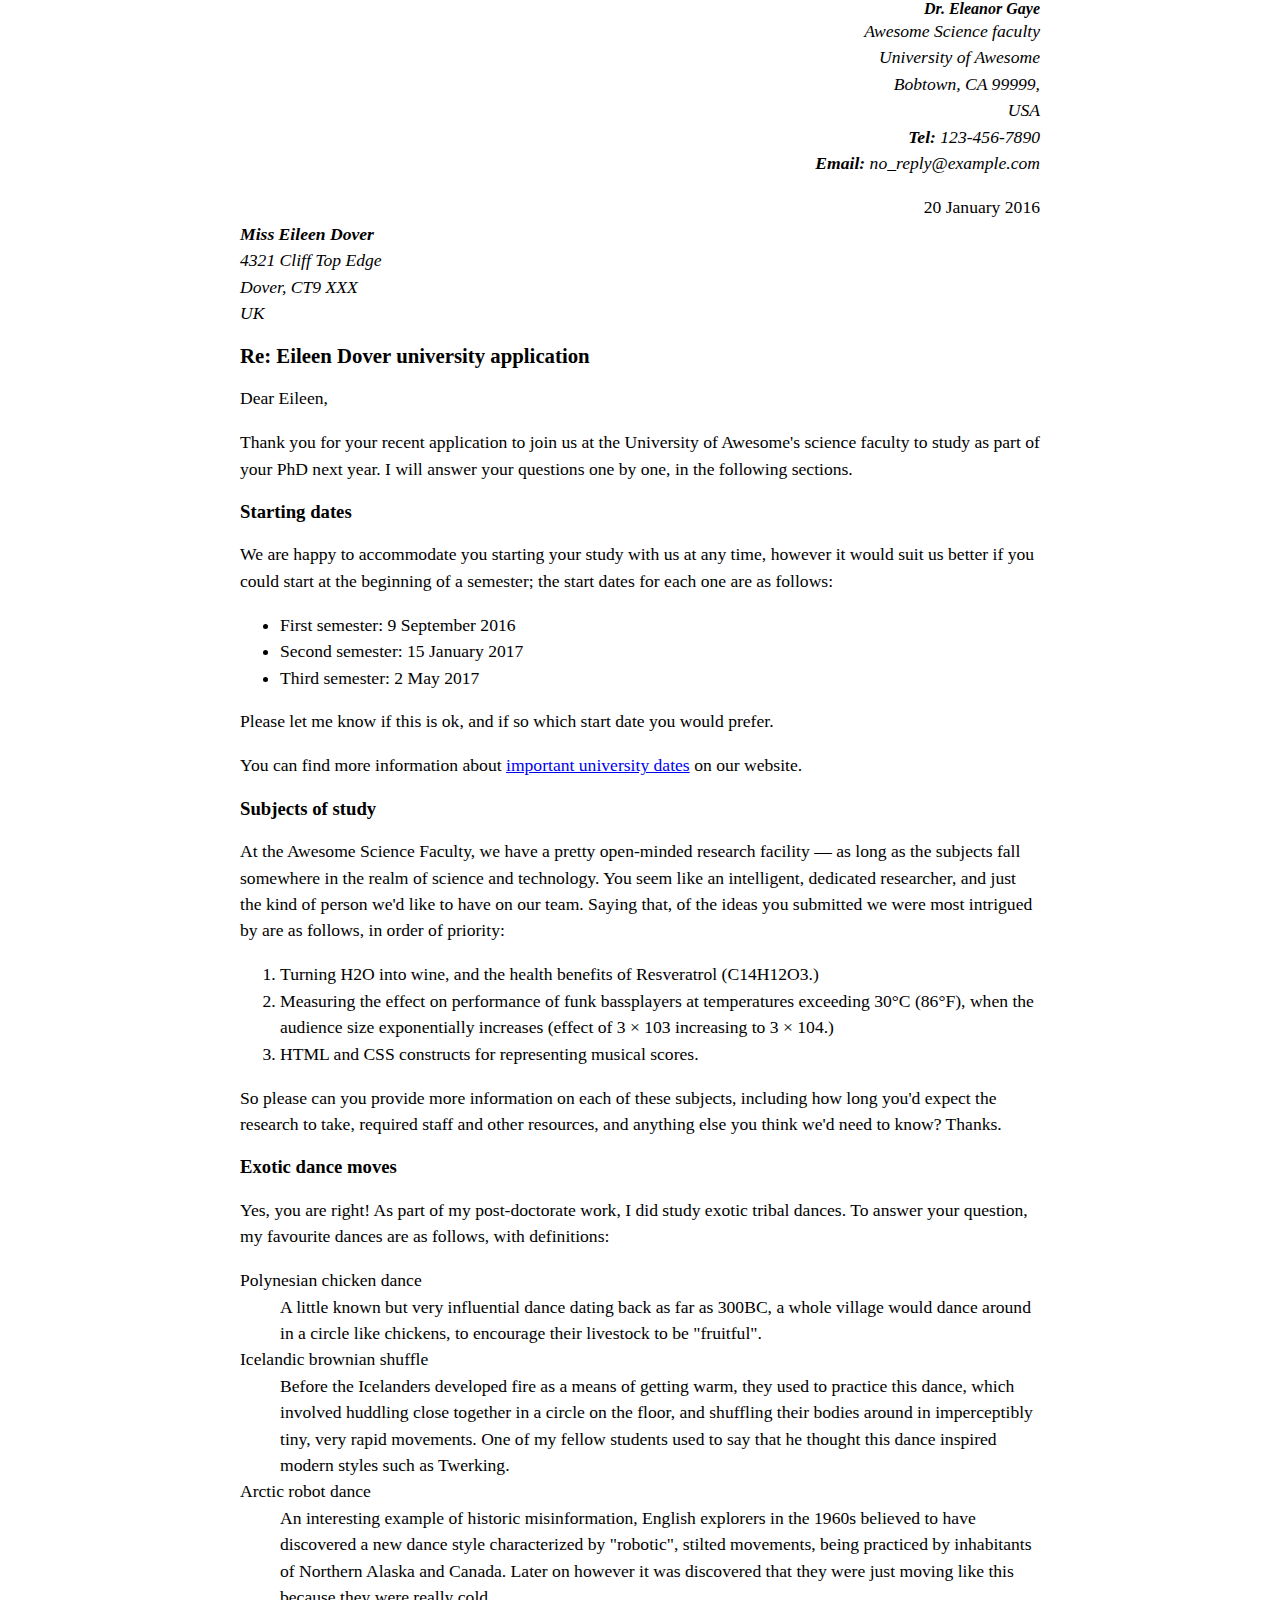
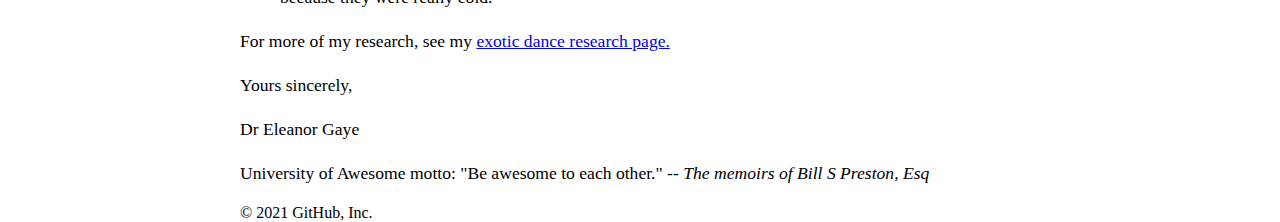
<file: HTML.html>
<html>
    <head>
        <style>
            body {
            max-width: 800px;
            margin: 0 auto;
            font-family: 'Times New Roman', Times, serif
            }

            .sender-column {
            text-align: right;
            }

            .sender-column p{
            margin:0%
            }

            .receiver-column p{
            margin: 0%;
            }

            h1 {
            font-size: 1.5em;
            }

            h2 {
            font-size: 1.3em;
            }

            p,ul,ol,dl,address {
            font-size: 1.1em;
            }

            p, li, dd, dt, address {
            line-height: 1.5;
            }

        </style>
        <body>
            <div class="sender-column">
                <em><strong>Dr. Eleanor Gaye</strong></em>
                <p><em>Awesome Science faculty</em></p>
                <p><em>University of Awesome</em></p>
                <p><em>Bobtown, CA 99999,</em></p>
                <p><em>USA</em></p>
                <p><em><strong>Tel:</strong> 123-456-7890</em></p>
                <p><em><strong>Email:</strong> no_reply@example.com</em></p>
                <br>
                <p>20 January 2016</p>
            </div>    
            <div class="receiver-column">
                <p><em><strong>Miss Eileen Dover</strong></em></p>
                <p><em>4321 Cliff Top Edge</em></p>
                <p><em>Dover, CT9 XXX</em></p>
                <p><em>UK</em></p>
            </div>
                
            <h2>Re: Eileen Dover university application</h2>
            <p>Dear Eileen,</p>

            <p>Thank you for your recent application to join us at the University of Awesome's science faculty to study as part of your PhD next year. I will answer your questions one by one, in the following sections.</p>

            <h3>Starting dates</h3>

            <p>We are happy to accommodate you starting your study with us at any time, however it would suit us better if you could start at the beginning of a semester; the start dates for each one are as follows:</p>
                <ul>
                    <li>First semester: 9 September 2016</li>
                    <li>Second semester: 15 January 2017</li>
                    <li>Third semester: 2 May 2017</li>
                </ul>
            
            <p>Please let me know if this is ok, and if so which start date you would prefer.</p>
            <p>You can find more information about 
                    <a href="http://www.tup.edu.ph/pages/about/tup-officials" target="_blank">important university dates</a> on our website.</p>

            <h3>Subjects of study</h3>

            <p>At the Awesome Science Faculty, we have a pretty open-minded research facility — as long as the subjects fall somewhere in the realm of science and technology. You seem like an intelligent, dedicated researcher, and just the kind of person we'd like to have on our team. Saying that, of the ideas you submitted we were most intrigued by are as follows, in order of priority:</p>
            <ol>
                <li>Turning H2O into wine, and the health benefits of Resveratrol (C14H12O3.)</li>
                <li>Measuring the effect on performance of funk bassplayers at temperatures exceeding 30°C (86°F), when the audience size exponentially increases (effect of 3 × 103 increasing to 3 × 104.)</li>
                <li>HTML and CSS constructs for representing musical scores.</li>
            </ol>

            <p>So please can you provide more information on each of these subjects, including how long you'd expect the research to take, required staff and other resources, and anything else you think we'd need to know? Thanks.</p>

            <h3>Exotic dance moves</h3>

            <p>Yes, you are right! As part of my post-doctorate work, I did study exotic tribal dances. To answer your question, my favourite dances are as follows, with definitions:</p>

            <dl>
                <dt>Polynesian chicken dance</dt>
                <dd>A little known but very influential dance dating back as far as 300BC, a whole village would dance around in a circle like chickens, to encourage their livestock to be "fruitful".</dd>
                <dt>Icelandic brownian shuffle</dt>
                <dd>Before the Icelanders developed fire as a means of getting warm, they used to practice this dance, which involved huddling close together in a circle on the floor, and shuffling their bodies around in imperceptibly tiny, very rapid movements. One of my fellow students used to say that he thought this dance inspired modern styles such as Twerking.</dd>
                <dt>Arctic robot dance</dt>
                <dd>An interesting example of historic misinformation, English explorers in the 1960s believed to have discovered a new dance style characterized by "robotic", stilted movements, being practiced by inhabitants of Northern Alaska and Canada. Later on however it was discovered that they were just moving like this because they were really cold.</dd>
            </dl>

            <p>For more of my research, see my 
                    <a href="https://www.dost.gov.ph/" target="_blank">exotic dance research page.</a></p>

            <p>Yours sincerely,</p>

            <p>Dr Eleanor Gaye</p>
            
            <p>University of Awesome motto: "Be awesome to each other." -- <em>The memoirs of Bill S Preston, Esq</em></p>
        </body>
    </head>
</html>
© 2021 GitHub, Inc.
</file>
<file: Best Practices/styles.css>
body,
h1,
h2,
a {
  margin: 0;
  padding: 0;
  font-family: tahoma;
}
.content {
  font-size: 16px;
  text-align: center;
  position: relative;
  top: 50px;
}
header {
  background-image: url("https://preview.redd.it/k73uavb5kag41.jpg?auto=webp&s=2a9946b5e0dbbf85136b1e128ac6c8e952a29dc5");
  padding: 20px 0;
  text-align: center;
  position: fixed;
  width: 100%;
  top: 0;
  left: 0;
  z-index: 1;
}
header h1 {
  color: white;
  border: 8px solid white;
  display: inline-block;
  padding: 6px 12px;
  border-radius: 10px;
}
.cover {
  position: relative;
}
.cover img {
  width: 100%;
  height: 50vh;
}
.cover .div1 {
  background: transparent;
  color: white;
  padding: 30px;
  font-size: 60px;
  position: absolute;
  left: 0;
  top: 30%;
}
.cover .div1 span {
  font-size: 1.4em;
}
footer {
  background-image: url("https://preview.redd.it/k73uavb5kag41.jpg?auto=webp&s=2a9946b5e0dbbf85136b1e128ac6c8e952a29dc5");
  color: white;
  padding: 5px;
  text-align: center;
  position: relative;
  top: 210px;
  font-size: 12px;
}
.copyright {
  text-align: center;
  font-size: 20px;
}
button {
  position: center;
}
.container {
  text-align: center;
  position: relative;
  top: 50px;
}
.btn {
  border: 2px solid orangered;
  background: none;
  font-size: 20px;
  font-family: tahoma;
}
a :hover {
  background-color: darkorange;
}
</file>
<file: CSS Grid/styles.css>
@import url('https://fonts.googleapis.com/css2?family=Orbitron:wght@900&display=swap');

body{
	background-color: rgb(248, 231, 187);
	margin: 0;
	padding:0;
}
.wrapper{
	display:grid;
	grid-template-columns: repeat(3, 1fr);
	grid-template-rows: repeat(3, 1fr);
	height: 50vh;
}
h1{
	font-family: 'Orbitron';
	text-align: center;
}
.box{
	grid-row: 2/3;
	grid-column:2/3;
	border-style: solid;
	border-width: 7px;
	border-color: #650000;
}
.box2{
	display: grid;
	grid-template-columns: repeat(8, 5vw);
	grid-template-rows: repeat(8,5vw);
}
.title{
	grid-column:2/3;
}
.footer{
	grid-row:3/4;
	grid-column:2/3;
	font-family: monospace;
	font-size: 7px;
	text-align: end;
}
.box-yellow{
	position: relative;
	background: rgb(242, 202, 91);
	display: flex;
	justify-content: center;
	align-items: center;
	font-size: 3.5vw;
}
.box-dark{
	background: #fbf5dd;
	display: flex;
	justify-content: center;
	align-items: center;
	font-size: 3.5vw;
}
.whitePiece, .blackPiece{
	color:#004473;
	transform: scale(1);
}
.whitePiece:hover{
	transform: scale(1.05);
	background-color: white;
	color:gray;
}
.blackPiece:hover{
	transform: scale(1.05);
	background-color: white;  
	color:gray;    
}
</file>
<file: Landing Page/css/styles.css>
@import url("https://fonts.googleapis.com/css2?family=Raleway:wght@700;900&display=swap");
@import url("https://fonts.googleapis.com/css2?family=Poppins:ital,wght@1,200&display=swap");
@import url("https://fonts.googleapis.com/css2?family=Raleway:wght@700;900&family=Stalinist+One&display=swap");
@import url("https://fonts.googleapis.com/css2?family=Roboto:wght@300;500&display=swap");
* {
  padding: 0;
  margin: 0;
  box-sizing: border-box;
}
body {
  font-family: sans-serif, serif;
  background: white;
  color: white;
  line-height: 1.6rem;
}
a {
  text-decoration: none;
}

ul {
  list-style: none;
}
img {
  width: 100%;
  height: 100%;
}
.main-header {
  width: 100%;
  height: 100vh;
  position: relative;
  background: url(../images/pic7.jpg) no-repeat center center/cover;
}
/* main-header psuedo*/
.main-header::after {
  content: "";
  position: absolute;
  top: 0;
  left: 0%;
  width: 100%;
  height: 100%;
  background: rgba(0, 0, 0, 0.3);
  z-index: 1;
}
.top-header {
  position: relative;
  height: 80px;
  z-index: 2;
}

.top-header .title {
  position: absolute;
  top: 40%;
  left: 1%;
  font-family: "Stalinist One";
  text-transform: uppercase;
  font-size: 35px;
}
.top-header nav {
  position: absolute;
  top: 5%;
  right: 1%;
  font-size: 1rem;
}
.top-header li {
  display: flex;
  padding: 10px;
}
.header-content {
  width: 100%;
  margin-left: 5%;
  top: 60%;
  position: relative;
  flex-direction: column;
  justify-content: center;
  align-content: center;
  text-align: left;
  z-index: 2;
}
.header-content h1 {
  font-weight: 900;
  font-family: "Raleway";
  font-size: 3.9rem;
  margin: 0 0 1.5rem;
}
.header-content p {
  text-transform: uppercase;
  font-weight: 400;
  font-size: 1.2rem;
  line-height: 1.2rem;
  text-align: left;
  width: 30vw;
}
.header-content a {
  width: 10vw;
  position: absolute;
  margin-top: 10px;
  text-align: center;
  text-transform: uppercase;
  color: white;
  font-family: "Raleway";
  font-size: 15px;
  font-weight: bold;
  background-color: rgba(0, 0, 0, 1);
  padding: 15px 20px;
}
.header-content a:hover {
  cursor: pointer;
  transition: all 0.3s ease;
  background: #fe4d00;
  color: white;
}
.btn-lg::after {
  content: "";
  display: block;
  width: 0;
  height: 2px;
  background: #fff;
  transition: width 0.3s;
}
.btn-lg:hover::after {
  width: 100%;
  transition: width 0.4s;
}
nav input {
  width: 150px;
  height: 30px;
}

nav a {
  color: white;
}

nav a:hover {
  cursor: pointer;
  color: #fe4d00;
  transition: 0.3s ease;
}
.nav-link::after {
  content: "";
  display: block;
  width: 0;
  height: 2px;
  background: #fff;
  transition: width 0.3s;
}
.nav-link:hover:after {
  width: 100%;
  transition: width 0.3s;
}
@media screen and (min-device-width: 1200px) and (max-device-width: 1600px) and (-webkit-min-device-pixel-ratio: 1) {
  .main-header {
    width: 100%;
    left: 0%;
  }
  .header-content a {
    width: 13%;
  }
}

@media only screen and (min-width: 600px) and (max-width: 990px) {
  .main-header {
    width: 100%;
    left: 0%;
  }

  .header-content a {
    width: 20vw;
  }
}
@media only screen and (max-width: 600px) {
  .main-header {
    width: 100%;
    left: 0%;
  }

  .top-header .title {
    font-size: 25px;
    position: absolute;
    top: 20%;
  }
  .header-content p {
    font-size: 16px;
  }
  .nav-link {
    position: relative;
    right: 15px;
  }
  .header-content a {
    width: 25%;
  }
}

/*---------------------------------------------------------------------------------------------------------------------------------------------------------------MODAL---*/
.modal {
  background-color: rgba(0, 0, 0, 0.8);
  width: 100%;
  height: 100%;
  position: absolute;
  top: 0;
  left: 0;
  z-index: 99999;
  opacity: 0;
  visibility: hidden;
  transition: all 0.8s ease;
}

.modal-content {
  position: absolute;
  top: 50%;
  left: 50%;
  transform: translate(-50%, -50%);
  padding: 20px;
  opacity: 0;
  visibility: hidden;
  transition: all 0.8s;
  width: 350px;
  height: 400px;
  margin: auto;
  background: #fff;
  border: 2px solid #222;
  box-shadow: 0px 0px 50px black;
}
.modal-heading {
  width: 100%;
  display: block;
  color: black;
  height: 60px;
  padding: 10px;
  font-family: "Stalinist One";
  text-transform: uppercase;
  text-align: center;
  margin-top: 30px;
  border-bottom: 2px solid #fe4d00;
}
.modal-txt {
  color: black;
  text-align: center;
  text-transform: uppercase;
  font-family: "Raleway";
  font-weight: bold;
  padding: 6px;
}
input {
  margin-bottom: 15px;
  padding: 10px;
  width: 100%;
  box-sizing: border-box;
  border-radius: 5px;
  background: rgba(0, 0, 0, 0.1);
  height: 50px;
  border: 0px;
  font-family: "Raleway";
  font-size: 15px;
  text-align: left;
  outline: none;
}
input:focus {
  background: black;
  color: white;
  font-size: 16px;
}
#btn-login:hover {
  cursor: pointer;
  transform: scale(1.05);
  transition: all 0.3s ease;
  background: #fe4d00;
  color: white;
}
.signUp {
  color: blue;
  display: inline-block;
  margin-top: 15px;
  float: right;
  text-decoration: none;
  font-size: 12px;
  font-family: "Raleway";
}
.forgotPassword {
  color: blue;
  display: inline-block;
  margin-top: 15px;
  float: left;
  text-decoration: none;
  font-size: 12px;
  font-family: "Raleway";
}
.btnLogin {
  background: black;
  color: white;
  font-size: 16px;
  margin-top: 10px;
  text-align: center;
}
.modal-close {
  color: #363636;
  font-size: 2em;
  position: absolute;
  top: 0.1em;
  right: 0.2em;
}
#modal:target {
  opacity: 1;
  visibility: visible;
}
#modal:target .modal-content {
  opacity: 1;
  visibility: visible;
}
a:link,
a:visited {
  text-decoration: none;
}

/*---------------------------------------------------------------------------------------------------------------------------------------------------------------CARDS---*/
.container-title {
  margin-top: 150px;
  color: black;
  text-align: center;
  text-transform: uppercase;
  font-family: "Raleway";
  font-weight: 700;
  font-size: 3.2rem;
}
.container {
  margin-top: 30px;
  display: flex;
  color: black;
  justify-content: center;
  flex-wrap: wrap;
}
.cards {
  background: white;
  width: 270px;
  height: 450px;
  margin: 10px;
  box-shadow: 0 5px 8px 0 rgba(0, 0, 0, 0.3);
}
.card-image {
  height: 200px;
  margin-bottom: 15px;
  background-size: cover;
}
.cards h2 {
  padding: 10px;
  font-family: "Raleway";
  text-transform: uppercase;
  cursor: pointer;
}
.cards p {
  padding: 10px;
}
.cards a {
  background-color: rgba(0, 0, 0, 1);
  color: white;
  padding: 10px 15px;
  display: block;
  text-align: center;
  margin: 20px 50px;
  text-transform: uppercase;
  font-family: "Raleway";
  font-weight: bold;
  transition: all 0.3s ease;
}
.cards a:hover {
  cursor: pointer;
  transition: all 0.3s ease;
  background: #fe4d00;
  color: white;
}
.cardEffects::after {
  content: "";
  display: block;
  width: 0;
  height: 2px;
  background: #fff;
  transition: width 0.3s;
}
.cardEffects:hover::after {
  width: 100%;
  transition: width 0.3s;
}

/*----------------------------------------------------------------------------------------------------------------------------------------------------------------GRID--*/
.grid {
  margin-top: 100px;
  display: flex;
  justify-content: center;
  align-self: center;
  height: auto;
  background: #222;
}
.container-grid {
  position: relative;
  max-width: 100%;
  display: grid;
  grid-template-columns: repeat(5, minmax(300px, 1fr));
  grid-template-rows: minmax(300px, 3fr);
  margin: 30px;
  grid-auto-flow: dense;
  grid-gap: 10px;
}
.photo {
  height: 90%;
}
.container-grid p {
  margin: 5px;
  text-transform: uppercase;
  text-align: center;
}
.container-grid .box {
  background: #333;
  padding: 15px;
  display: grid;
  font-size: 12px;
  line-height: 16px;
  text-align: left;
  color: #fff;
  transition: 0.5s;
}
.container-grid .box:hover {
  background: #fe4d00;
}
.container-grid .box img {
  position: relative;
  margin-bottom: 5px;
}
.container-grid .box:nth-child(1) {
  grid-column: span 2;
  grid-row: span 1;
}
.container-grid .box:nth-child(2) {
  grid-column: span 1;
  grid-row: span 1;
}
.container-grid .box:nth-child(3) {
  grid-column: span 1;
  grid-row: span 1;
}

.container-grid .box:nth-child(4) {
  grid-column: span 1;
  grid-row: span;
}
.container-grid .box:nth-child(5) {
  grid-column: span 1;
  grid-row: span 1;
}
.container-grid .box:nth-child(6) {
  grid-column: span 1;
  grid-row: span 1;
}
.container-grid .box:nth-child(7) {
  grid-column: span 1;
  grid-row: span 1;
}
.container-grid .box:nth-child(8) {
  grid-column: span 2;
  grid-row: span 1;
}
.title-grid h2 {
  font-size: 60px;
  line-height: 64px;
  text-align: left;
  font-family: "Raleway";
}
.title-grid p {
  font-size: 12px;
  text-align: left;
  margin-top: 30px;
  line-height: 18px;
}
.title-grid a {
  background-color: rgba(0, 0, 0, 0.5);
  color: white;
  padding: 15px 20px;
  display: block;
  text-align: center;
  margin: 20px 20px;
  margin-top: 20%;
  text-transform: uppercase;
  font-family: "Raleway";
  font-weight: bold;
  font-size: 16px;
  transition: all 0.3 ease;
}
.title-grid a:hover {
  cursor: pointer;
  background-color: rgba(0, 0, 0, 1);
  color: white;
}
.titleEffects::after {
  content: "";
  display: block;
  width: 0;
  height: 2px;
  background: #fff;
  transition: width 0.3s;
}
.titleEffects:hover::after {
  width: 100%;
  transition: width 0.3s;
}

#lastItem {
  background: url(../images/New-Canyon-Spectral-29-2021-MTB-test-review14-1140x760.jpg)
    no-repeat center center/cover;
  font-family: "Raleway";
  display: flex;
  justify-content: center;
  align-items: center;
  text-align: center;
}

.boxlast h2 {
  margin-top: 70px;
  font-size: 35px;
  text-align: center;
}
#itemLast p {
  margin: 20px;
  text-align: center;
  font-size: 16px;
}
.boxlast a {
  background-color: rgba(0, 0, 0, 1);
  position: relative;
  left: 50%;
  transform: translateX(-50%);
  color: white;
  display: block;
  width: 150px;
  font-size: 16px;
  padding: 10px 15px;
  text-align: center;
  transition: all 0.3s ease;
}
.box a:hover {
  cursor: pointer;
  transition: all 0.3 ease;
  background: #fe4d00;
  color: white;
}
.lastItem_effects::after {
  content: "";
  display: block;
  width: 0;
  height: 2px;
  background: #fff;
  transition: width 0.3s;
}
.lastItem_effects:hover::after {
  width: 100%;
  transition: width 0.3s;
}
#firstItem {
  background: url(../images/pic4.jpg) no-repeat center center/cover;
  font-family: "Raleway";
  display: flex;
  justify-content: center;
  align-items: center;
  text-align: center;
}
.boxfirst {
  text-align: left;
}
.boxfirst h2 {
  margin-top: 70px;
  font-size: 35px;
  text-align: left;
}
#itemfirst p {
  text-align: left;
  font-size: 16px;
  padding-top: 15px;
  padding-bottom: 15px;
}
.boxfirst img {
  width: 100%;
  height: 100%;
}
.boxfirst a {
  background-color: rgba(0, 0, 0, 1);
  position: relative;
  color: white;
  display: block;
  width: 150px;
  font-size: 16px;
  padding: 10px 15px;
  text-align: center;
  transition: all 0.3s ease;
}
.box a:hover {
  cursor: pointer;
  transition: all 0.3 ease;
  background: #fe4d00;
  color: white;
}
.firstItem_effects::after {
  content: "";
  display: block;
  width: 0;
  height: 2px;
  background: #fff;
  transition: width 0.3s;
}
.firstItem_effects:hover::after {
  width: 100%;
  transition: width 0.3s;
}
@media screen and (min-device-width: 1200px) and (max-device-width: 1600px) and (-webkit-min-device-pixel-ratio: 1) {
  .container-grid {
    grid-template-columns: repeat(auto-fill, minmax(50%, 1fr));
    grid-template-rows: minmax(auto, auto);
  }
  .container-grid .box {
    grid-colummn: unset !important;
    grid-row: unset !important;
    align-items: center;
  }
  .boxfirst h2 {
    margin-top: 25px;
    font-size: 45px;
  }
  #firstItem {
    display: flex;
    justify-content: stretch;
  }
}

@media (max-width: 990px) {
  .container-grid {
    grid-template-columns: repeat(auto-fill, minmax(50%, 1fr));
    grid-template-rows: minmax(auto, auto);
  }
  .container-grid .box {
    grid-colummn: unset !important;
    grid-row: unset !important;
    align-items: center;
  }
  .boxfirst h2 {
    margin-top: 25px;
    font-size: 45px;
  }
  #firstItem {
    display: flex;
    justify-content: stretch;
  }
}

/*---------------------------------------------------------------------------------------------------------------------------------------------------------------VIDEO---*/
.wrapper-video {
  height: 100%;
  width: 100%;
  position: relative;
  left: 50%;
  transform: translateX(-50%);
  text-align: justify;
}
.video-title {
  font-family: "Raleway";
  font-size: 45px;
  padding-top: 70px;
  text-align: center;
  text-transform: uppercase;
  color: black;
}
.videoHeading p {
  color: black;
  padding: 50px;
  margin: 30px;
}

.video {
  text-align: center;
  padding: 10px;
}

.wrapper-video a {
  padding: 10px 20px;
  text-align: center;
  background: black;
  text-transform: uppercase;
  position: absolute;
  left: 50%;
  transform: translateX(-50%);
  font-family: "Raleway";
  text-decoration: none;
  color: white;
}
.wrapper-video a:hover {
  cursor: pointer;
  transition: all 0.3 ease;
  background-color: #fe4d00;
  color: #fff;
}
.video-btn::after {
  content: "";
  display: block;
  width: 0;
  height: 2px;
  background: #fff;
  transition: width 0.3s;
}
.video-btn:hover::after {
  width: 100%;
  transition: width 0.3s;
}
@media only screen and (min-width: 601px) and (max-width: 990px) {
  .video-title {
    font-size: 35px;
    line-height: 35px;
  }
  #video {
    width: 100%;
  }
}

@media only screen and (max-width: 600px) {
  .video-title {
    font-size: 35px;
    line-height: 35px;
  }
  #video {
    width: 100%;
  }
}
/*---------------------------------------------------------------------------------------------------------------------------------------------------------------GALLERY---*/
.gallery {
  height: 100%;
  width: 100%;
  color: black;
}
.listItem {
  padding-bottom: 25px;
}
.listItem h4 {
  text-align: left;
  text-transform: uppercase;
  font-family: "Roboto";
  font-size: 13px;
  color: black;
}
.listItem h4:hover {
  color: #fe4d00;
  cursor: pointer;
  transition: all 0.3s ease;
}
.listItem p {
  position: absolute;
  text-align: left;
  font-size: 12px;
  color: black;
  padding-bottom: 20px;
}
.listItem .price {
  position: absolute;
  right: 10px;
  color: #fe4d00;
}

.pics {
  width: 100%;
}
.gallery input {
  display: none;
}
.productGallery {
  margin-top: 200px;
  width: 100%;
  text-align: center;
  transition: all.3s ease;
}
.productGallery h1 {
  font-family: "Raleway";
  font-size: 45px;
  position: relative;
  margin: 40px 0;
  color: black;
  text-transform: uppercase;
}
.top-content {
  background-color: #fff;
  width: 60%;
  margin: 0 auto 20px auto;
  height: 60px;
  transition: all 0.5s ease;
  background: black;
}
.top-content label {
  height: 100%;
  padding: 0 10px;
  margin: 0 50px;
  line-height: 60px;
  color: white;
  cursor: pointer;
  transition: all 0.3s ease;
  font-family: "Raleway";
  text-transform: uppercase;
}
.top-content label:hover {
  background-color: black;
  right: 10px;
  color: #fe4d00;
  text-decoration: underline;
  text-decoration-color: #fe4d00;
}
.product-gallery {
  width: 60%;
  margin: auto;
  display: grid;
  grid-template-columns: repeat(auto-fill, minmax(280px, 1fr));
  grid-gap: 10px;
  box-sizing: border-box;
  overflow: hidden;
}
.pic {
  position: relative;
  padding: 5px;
  display: flex;
  flex-direction: column;
  border-radius: 3px;
  background: rgba(0, 0, 0, 0.05);
  box-shadow: 3px 3px 5px lightgray;
  cursor: pointer;
  transition: all 0.5s ease;
}
.pic img {
  width: 100%;
  height: 100%;
  padding: 5px;
  border-radius: 10px;
  transition: all 0.5s ease;
}

#check1:checked ~ .productGallery .product-gallery .pic {
  opacity: 1;
  transform: scale(1);
  position: relative;
}
#check2:checked ~ .productGallery .product-gallery .grp2 {
  transform: scale(1);
  opacity: 1;
  position: relative;
}

#check2:checked ~ .productGallery .product-gallery .grp3,
#check2:checked ~ .productGallery .product-gallery .grp1 {
  opacity: 0;
  transform: scale(0);
  position: absolute;
  transition: 0s;
}

#check3:checked ~ .productGallery .product-gallery .grp3 {
  transform: scale(1);
  opacity: 1;
  position: relative;
}

#check3:checked ~ .productGallery .product-gallery .grp2,
#check3:checked ~ .productGallery .product-gallery .grp1 {
  opacity: 0;
  transform: scale(0);
  position: absolute;
  transition: 0s;
}
#check4:checked ~ .productGallery .product-gallery .grp1 {
  transform: scale(1);
  opacity: 1;
  position: relative;
}
#check4:checked ~ .productGallery .product-gallery .grp2,
#check4:checked ~ .productGallery .product-gallery .grp3 {
  opacity: 0;
  transform: scale(0);
  position: absolute;
  transition: 0s;
}
@media screen and (min-device-width: 1200px) and (max-device-width: 1600px) and (-webkit-min-device-pixel-ratio: 0) {
  .product-gallery {
    width: 60%;
    margin: auto;
  }
  .top-content {
    width: 100%;
  }
}
@media (max-width: 990px) {
  .product-gallery {
    width: 60%;
    margin: auto;
  }
  .top-content {
    width: 100%;
  }
}
@media only screen and (max-width: 600px) {
  .top-content {
    width: 100%;
  }
  .top-content label {
    font-size: 15px;
    line-height: 50px;
    padding: 0px 5px;
    margin-top: 50px;
    margin: 10px;
    height: 0%;
  }
}
/*---------------------------------------------------------------------------------------------------------------------------------------------------------------TESTIMONIALS---*/
.testimonials {
  margin-top: 300px;
}
.testimonials h1 {
  margin-bottom: 50px;
  color: black;
  text-align: center;
  letter-spacing: 5px;
  font-size: 45px;
}

.testwrapper {
  max-width: 1200px;
  margin: auto;
  padding: 0 20px;
  display: flex;
  flex-wrap: wrap;
  align-items: center;
  justify-content: space-between;
}
.testwrapper .testbox {
  background: #fff;
  width: calc(33% - 10px);
  padding: 25px;
  border-radius: 3px;
  box-shadow: 0px 4px 8px rgba(0, 0, 0, 0.3);
  color: #000;
  font-family: "Poppins";
}
.testwrapper .testbox i.quote {
  font-size: 20px;
  color: #000;
}
.testwrapper .testbox .testcontent {
  display: flex;
  flex-wrap: wrap;
  align-items: center;
  justify-content: space-between;
  padding-top: 10px;
}
.testbox .testinfo .name {
  font-weight: 600;
  font-size: 17px;
  font-family: "Raleway";
}
.testbox .testinfo .job {
  font-size: 16px;
  font-weight: 500;
  color: #000;
  font-family: "Raleway";
  text-transform: uppercase;
}
.testbox .testinfo .stars {
  margin-top: 2px;
}
.testbox .testcontent .image {
  height: 75px;
  width: 75px;
  padding: 3px;
  background: #fe4d00;
  border-radius: 50%;
}
.testcontent .image img {
  height: 100%;
  width: 100%;
  object-fit: cover;
  border-radius: 50%;
  border: 2px solid #fff;
}
.testbox:hover .testcontent .image img {
  border-color: #fff;
}

@media (max-width: 1045px) {
  .testwrapper .testbox {
    width: calc(50% - 10px);
    margin: 10px 0;
  }
}
@media (max-width: 600px) {
  .testwrapper .testbox {
    width: 100%;
  }
}
/*---------------------------------------------------------------------------------------------------------------------------------------------------------------FOOOTER---*/

.footer-section {
  margin-top: 200px;
  width: 100%;
}

.footer-container {
  background: #000;
  width: 100%;
}
.footer-title {
  padding-top: 20px;
  font-family: "Stalinist One";
  text-transform: uppercase;
  font-size: 25px;
  position: relative;
  margin-left: 10px;
}
.footer {
  color: #fff;
  display: flex;
  flex-direction: row;
}
.footer-heading {
  margin-top: 5px;
  padding-left: 150px;
  margin-bottom: 25px;
}
.footer-heading h2 {
  margin-bottom: 16px;
  padding-top: 30px;
  text-transform: uppercase;
  font-family: "Raleway";
}
.footer-heading a {
  display: flex;
  color: #fff;
  text-decoration: none;
  margin-bottom: 0.5rem;
  font-size: 12px;
  line-height: 15px;
}
.footer-heading a:hover {
  color: #fe4d00;
  transition: 0.3s ease-out;
  text-decoration: underline;
}
.footer-email-form {
  padding-left: 30px;
  position: relative;
  display: flex;
  flex-direction: column;
  justify-content: center;
}
.footer-email-form h2 {
  padding-right: 10px;
  padding-top: 5px;
  font-family: "Raleway";
  color: #fe4d00;
  text-transform: uppercase;
}
.footer-email-form input {
  background: gray;
  outline: #fff;
}
#footer-email {
  width: 250px;
  height: 40px;
  border-radius: 4px;
  outline: none;
  border: none;
  padding-left: 0.5rem;
  font-size: 1rem;
}
#footer-email::placeholder {
  color: #fff;
}
#footer-email-btn {
  width: 100px;
  height: 40px;
  border-radius: 4px;
  padding-left: 10px;
  background: #fff;
  font-size: 16px;
  outline: none;
  border: none;
  text-align: center;
  color: #000;
}
#footer-email-btn:hover {
  cursor: pointer;
  background: #fe4d00;
  transition: all 0.4s ease-out;
}
.copyright {
  height: 20px;
  background-color: #333;
  color: #fff;
  font-size: 10px;
  text-align: right;
  padding-right: 5px;
}
@media screen and (min-device-width: 1200px) and (max-device-width: 1600px) and (-webkit-min-device-pixel-ratio: 1) {
  .footer {
    display: flex;
    flex-direction: column;
  }
  .footer-email-form {
    padding-left: 150px;
  }
}

@media only screen and (min-width: 900px) and (max-width: 1200px) {
  .footer {
    display: flex;
    flex-direction: column;
  }
  .footer-email-form {
    padding-left: 150px;
  }
}
@media only screen and (min-width: 601px) and (max-width: 990px) {
  .footer {
    display: flex;
    flex-direction: column;
  }
  .footer-email-form {
    padding-left: 150px;
  }
}

@media only screen and (max-width: 600px) {
  .footer {
    display: flex;
    flex-direction: column;
  }
  .footer-email-form {
    padding-left: 150px;
  }
}
</file>
<file: Tribute/style.css>
@import url("https://fonts.googleapis.com/css2?family=Lato&display=swap");

* {
  margin: 0;
  padding: 0;
  box-sizing: border-box;
}
body {
  font-size: 10px;
  font-family: "Lato", Arial, Helvetica, sans-serif;
  width: 100%;
  height: 100vh;
  color: #fff;
  background: linear-gradient(-45deg, #ee7752, #e73c7e, #23a6d5, #23d5ab);
  background-size: 400% 400%;
  position: relative;
  animation: change 10s ease-in-out infinite;
}
#tribute-info {
  margin: auto;
  padding: 80px;
  width: 100%;
  height: 50vh;
  color: #fff;
  background: linear-gradient(-45deg, #ee7752, #e73c7e, #23a6d5, #23d5ab);
  background-size: 400% 400%;
  position: relative;
  animation: change 15s ease-in-out infinite;
  font-size: 20px;
}
#title {
  font-size: 5rem;
  text-transform: uppercase;
  letter-spacing: 2px;
  text-align: center;
  border: 3px solid #fff;
  padding: 1rem 1rem;
  margin: 10px;
}
#img-div {
  margin: 20px;
  padding: 80px;
}
p,
h2 {
  font-size: 20px;
  text-align: center;
}

@keyframes change {
  0% {
    background-position: 0 50%;
  }
  50% {
    background-position: 100% 50%;
  }
  100% {
    background-position: 0 50%;
  }
}
.row {
  display: flex;
  flex-wrap: wrap;
  padding: 0 4px;
}

/* Create four equal columns that sits next to each other */
.column {
  flex: 25%;
  max-width: 25%;
  padding: 0 4px;
}

.column img {
  margin-top: 8px;
  vertical-align: middle;
  width: 100%;
}

/* Responsive layout - makes a two column-layout instead of four columns */
@media screen and (max-width: 800px) {
  .column {
    flex: 50%;
    max-width: 50%;
  }
}

/* Responsive layout - makes the two columns stack on top of each other instead of next to each other */
@media screen and (max-width: 600px) {
  .column {
    flex: 100%;
    max-width: 100%;
  }
}
</file>
<file: styles.css>
/* FONTS*/
@import url("https://fonts.googleapis.com/css2?family=Space+Mono:wght@700&display=swap");

:root {
  --primary-color: black;
  --secodary-color: gray;
}

/* CSS RESET */
* {
  margin: 0;
  padding: 0;
  box-sizing: border-box;
}

body {
  font-family: "Space Mono", monospace;
  line-height: 1.54;
}
img {
  width: 100%;
  height: 80%;
}
/* Other Classes */
.container {
  max-width: 1200px;
  padding: 0 1.5rem;
  margin: auto;
  overflow: hidden;
}
/* */
#about {
  height: 100vh;
  background-image: url("https://cdn.wallpapersafari.com/66/73/ZUhod6.jpg");
  background-repeat: no-repeat;
  background-size: cover;
}
#navbar {
  background-color: var(--primary-color);
  color: white;
  padding: 0rem 3rem;
  display: flex;
  justify-content: flex-end;
  position: fixed;
  width: 100vw;
  height: 80;
}
#navbar ul {
  list-style: none;
  display: flex;
}
#navbar ul a {
  display: inline-block;
  padding: 1.5rem 2rem;
  text-decoration: none;
  color: whitesmoke;
  font-size: 1.4rem;
  font-weight: 500;
}
#navbar ul a:hover {
  color: rgb(241, 99, 99);
}

#about .container {
  height: 100%;
  display: flex;
  flex-direction: column;
  justify-content: center;
  align-items: center;
}
#title {
  color: white;
  font-size: 3.5rem;
  font-weight: bolder;
}
.lead {
  font-size: 1.8rem;
  color: white;
  font-weight: 700;
}
#work {
  text-align: center;
  width: 100%;
  padding: 5rem 0rem;
  background-image: url("https://steamcdn-a.akamaihd.net/steamcommunity/public/images/items/313340/b418ea38c3d62733d41cad41eda39786df10db70.jpg");
}
#work .projects {
  display: grid;
  grid-template-columns: repeat(3, 1fr);
  grid-row-gap: 4rem;
  grid-column-gap: 2rem;
  margin-top: 2rem;
}
#work .container > h1 {
  font-size: 2.6rem;
  color: #fff;
  font-weight: bolder;
  text-transform: capitalize;
  margin-bottom: 0.5rem;
}
#bottom-line {
  height: 6px;
  background-color: #fff;
  width: 55%;
  border-radius: 10px;
  display: block;
  margin: auto;
  margin-bottom: 3rem;
}
#work .projects .box {
  background-color: #eee;
}
#work .projects .box a {
  cursor: pointer;
  text-decoration: none;
}
#work .projects .box a p {
  padding: 1.5rem;
  font-size: 1.2rem;
  font-weight: 700;
  text-align: center;
  color: #333;
}
.code {
  color: #eee;
  transform: 0.5s all ease;
}
#work .projects .box:hover .code {
  color: var(--primary-color);
}
</file>
<file: Portfolio/styles.css>
/* FONTS*/
@import url("https://fonts.googleapis.com/css2?family=Space+Mono:wght@700&display=swap");

:root {
  --primary-color: black;
  --secodary-color: gray;
}

/* CSS RESET */
* {
  margin: 0;
  padding: 0;
  box-sizing: border-box;
}

body {
  font-family: "Space Mono", monospace;
  line-height: 1.54;
}
img {
  width: 100%;
  height: 80%;
}
/* Other Classes */
.container {
  max-width: 1200px;
  padding: 0 1.5rem;
  margin: auto;
  overflow: hidden;
}
/* */
#about {
  height: 100vh;
  background-image: url("https://cdn.wallpapersafari.com/66/73/ZUhod6.jpg");
  background-repeat: no-repeat;
  background-size: cover;
}
#navbar {
  background-color: var(--primary-color);
  color: white;
  padding: 0rem 3rem;
  display: flex;
  justify-content: flex-end;
  position: fixed;
  width: 100vw;
  height: 80;
}
#navbar ul {
  list-style: none;
  display: flex;
}
#navbar ul a {
  display: inline-block;
  padding: 1.5rem 2rem;
  text-decoration: none;
  color: whitesmoke;
  font-size: 1.4rem;
  font-weight: 500;
}
#navbar ul a:hover {
  color: rgb(241, 99, 99);
}

#about .container {
  height: 100%;
  display: flex;
  flex-direction: column;
  justify-content: center;
  align-items: center;
}
#title {
  color: white;
  font-size: 3.5rem;
  font-weight: bolder;
}
.lead {
  font-size: 1.8rem;
  color: white;
  font-weight: 700;
}
#work {
  text-align: center;
  width: 100%;
  padding: 5rem 0rem;
  background-image: url("https://steamcdn-a.akamaihd.net/steamcommunity/public/images/items/313340/b418ea38c3d62733d41cad41eda39786df10db70.jpg");
}
#work .projects {
  display: grid;
  grid-template-columns: repeat(3, 1fr);
  grid-row-gap: 4rem;
  grid-column-gap: 2rem;
  margin-top: 2rem;
}
#work .container > h1 {
  font-size: 2.6rem;
  color: #fff;
  font-weight: bolder;
  text-transform: capitalize;
  margin-bottom: 1rem;
}
#bottom-line {
  height: 6px;
  background-color: #fff;
  width: 55%;
  border-radius: 10px;
  display: block;
  margin: auto;
  margin-bottom: 3rem;
}
#work .projects .box {
  background-color: #eee;
}
#work .projects .box a {
  cursor: pointer;
  text-decoration: none;
}
#work .projects .box a p {
  padding: 1.5rem;
  font-size: 1.2rem;
  font-weight: 700;
  text-align: center;
  color: #333;
}
.code {
  color: #eee;
  transform: 0.5s all ease;
}
#work .projects .box:hover .code {
  color: var(--primary-color);
}
</file>
